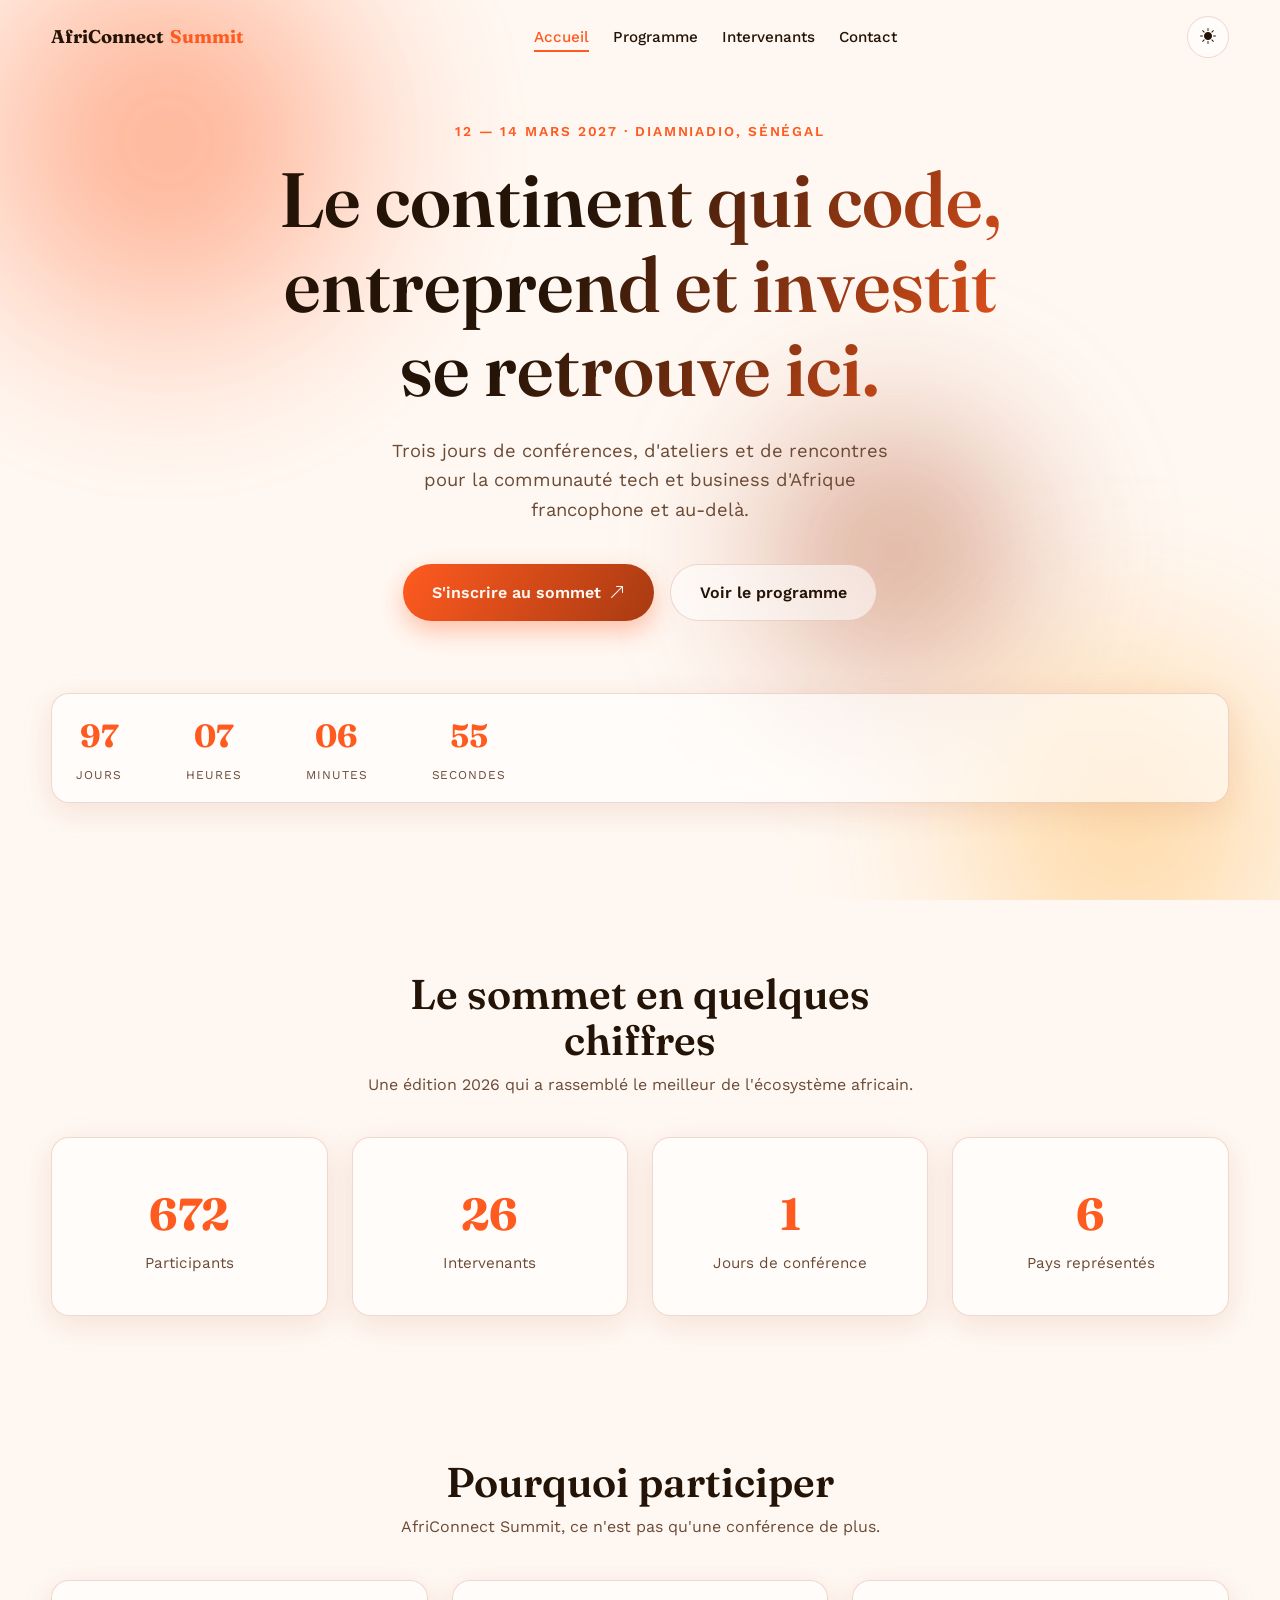
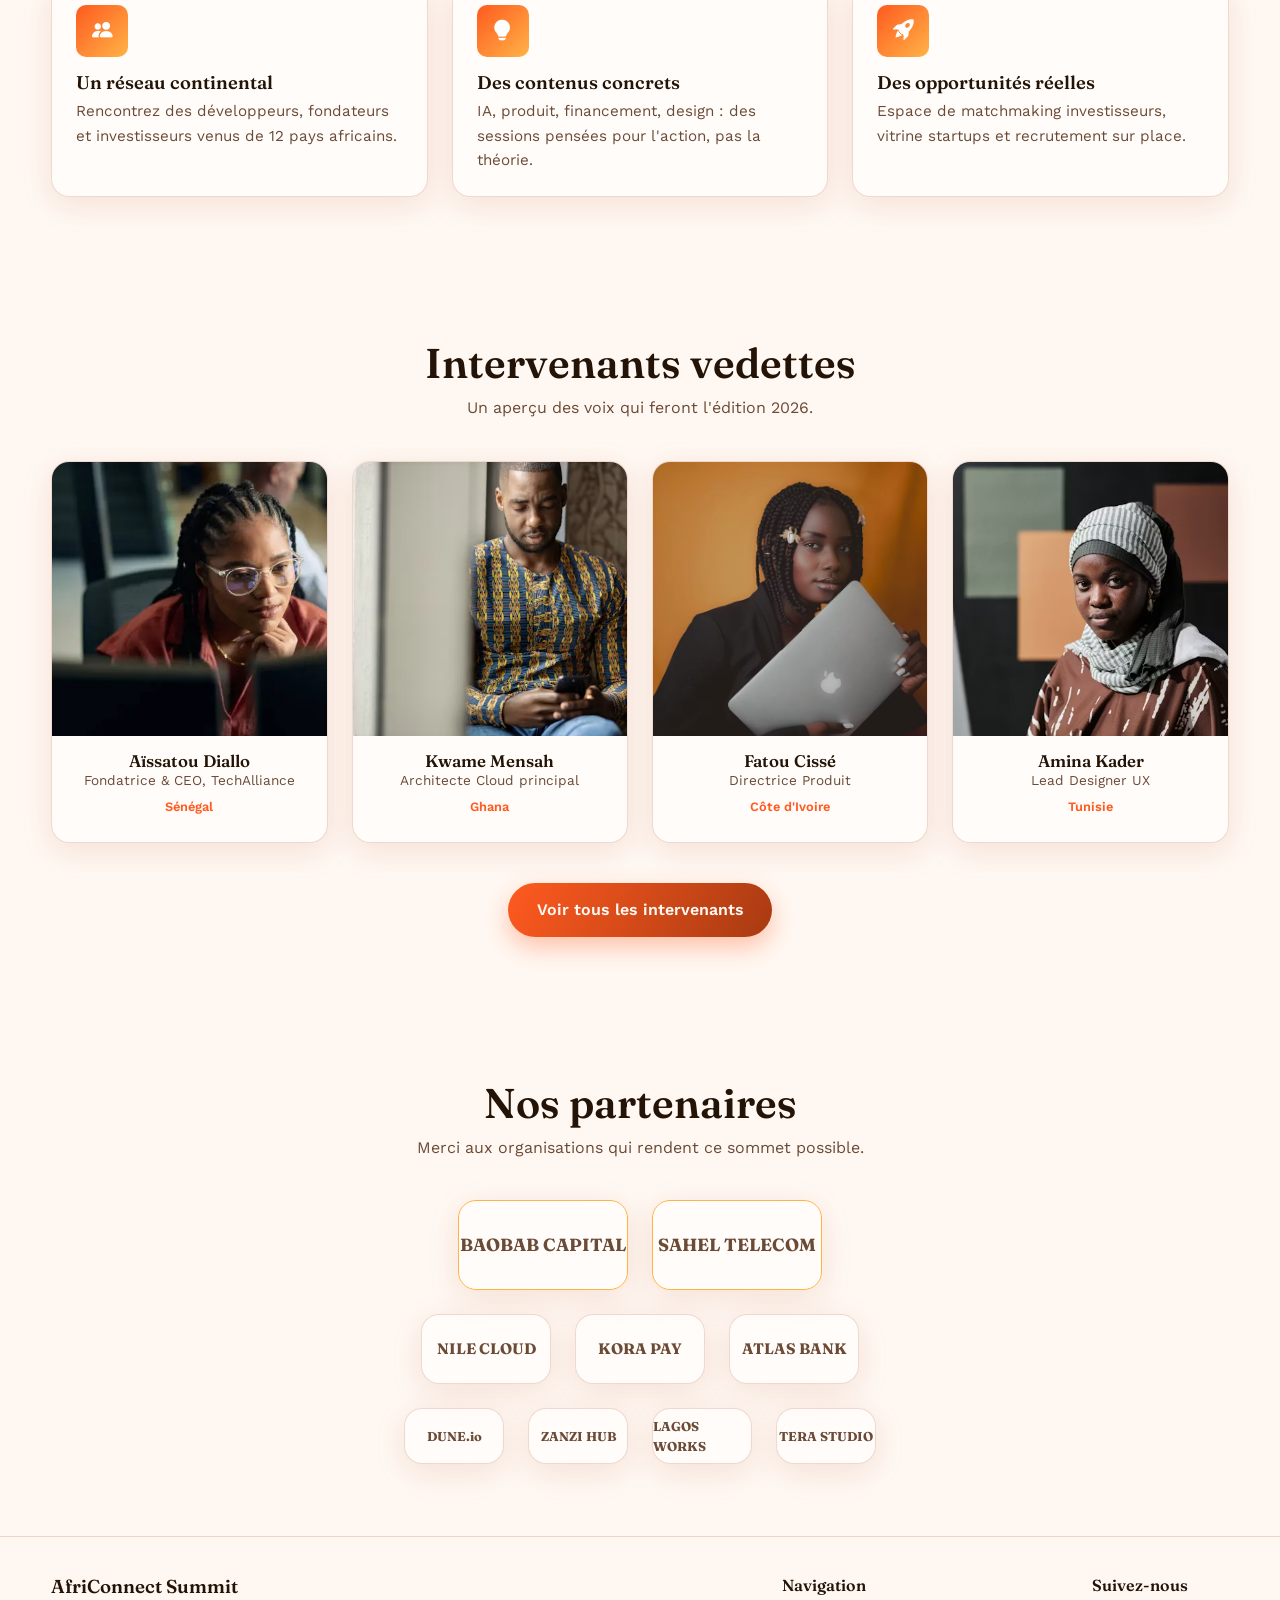
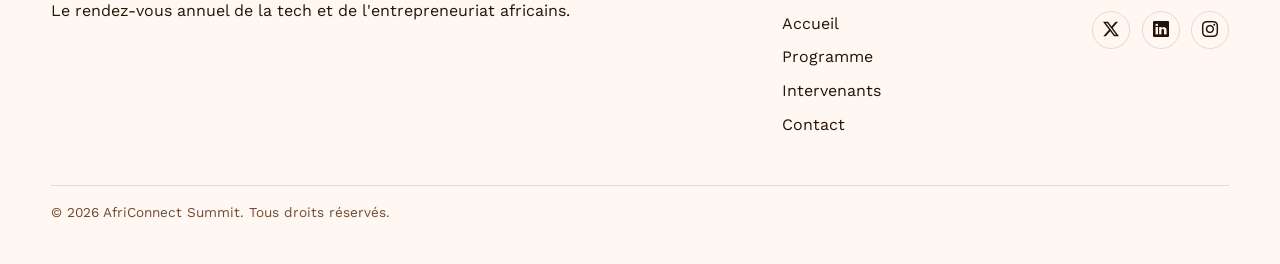
<file: index.html>
<!doctype html>
<html lang="fr">
  <head>
    <meta charset="UTF-8" />
    <meta name="viewport" content="width=device-width, initial-scale=1.0" />
    <title>AfriConnect Summit 2026 — Le sommet tech panafricain</title>
    <meta
      name="description"
      content="AfriConnect Summit réunit chaque année développeurs, entrepreneurs et investisseurs venus de tout le continent africain."
    />

    <!-- Polices Google Fonts : une display expressive, une texte lisible -->
    <link rel="preconnect" href="https://fonts.googleapis.com" />
    <link rel="preconnect" href="https://fonts.gstatic.com" crossorigin />
    <link
      href="https://fonts.googleapis.com/css2?family=Fraunces:opsz,wght@9..144,400;9..144,500;9..144,600;9..144,700&family=Work+Sans:wght@400;500;600&display=swap"
      rel="stylesheet"
    />

    <!-- Bootstrap Icons -->
    <link
      rel="stylesheet"
      href="https://cdn.jsdelivr.net/npm/bootstrap-icons@1.11.3/font/bootstrap-icons.css"
    />

    <link rel="stylesheet" href="css/style.css" />
  </head>
  <body>
    <!-- Fond animé « verre liquide », élément signature du site -->
    <div class="nappe-liquide" aria-hidden="true"><span></span></div>

    <!-- ============================ NAVIGATION ============================ -->
    <header>
      <nav class="barre-nav">
        <div class="conteneur">
          <a href="index.html" class="logo-nav"
            >AfriConnect<span class="accent">Summit</span></a
          >

          <ul class="liens-nav">
            <li><a href="index.html" class="actif">Accueil</a></li>
            <li><a href="programme.html">Programme</a></li>
            <li><a href="intervenants.html">Intervenants</a></li>
            <li><a href="contact.html">Contact</a></li>
          </ul>

          <div class="outils-nav">
            <button
              type="button"
              class="bascule-theme"
              aria-label="Changer de thème clair ou sombre"
            >
              <i class="bi bi-sun-fill icone-soleil" aria-hidden="true"></i>
              <i
                class="bi bi-moon-stars-fill icone-lune"
                aria-hidden="true"
              ></i>
            </button>
            <button
              type="button"
              class="bouton-hamburger"
              aria-label="Ouvrir le menu de navigation"
            >
              <span></span><span></span><span></span>
            </button>
          </div>
        </div>
      </nav>
    </header>

    <main>
      <!-- ============================== HÉROS ============================== -->
      <section class="heros">
        <div class="conteneur">
          <p class="eyebrow">12 — 14 mars 2027 · Diamniadio, Sénégal</p>
          <h1 class="titre-heros">
            Le continent qui code, entreprend et investit se retrouve ici.
          </h1>
          <p class="sous-titre-heros">
            Trois jours de conférences, d'ateliers et de rencontres pour la
            communauté tech et business d'Afrique francophone et au-delà.
          </p>

          <div class="cta-heros">
            <a href="contact.html" class="bouton bouton-plein"
              >S'inscrire au sommet <i class="bi bi-arrow-up-right"></i
            ></a>
            <a href="programme.html" class="bouton bouton-fantome"
              >Voir le programme</a
            >
          </div>

          <div
            class="compte-rebours verre"
            data-compte-rebours
            role="timer"
            aria-label="Compte à rebours avant le sommet"
          >
            <div class="unite-temps">
              <strong data-jours>00</strong>
              <span>Jours</span>
            </div>
            <div class="unite-temps">
              <strong data-heures>00</strong>
              <span>Heures</span>
            </div>
            <div class="unite-temps">
              <strong data-minutes>00</strong>
              <span>Minutes</span>
            </div>
            <div class="unite-temps">
              <strong data-secondes>00</strong>
              <span>Secondes</span>
            </div>
          </div>
        </div>
      </section>

      <!-- ========================= CHIFFRES CLÉS ========================= -->
      <section aria-labelledby="titre-chiffres">
        <div class="conteneur">
          <div class="entete-section reveler">
            <h2 id="titre-chiffres">Le sommet en quelques chiffres</h2>
            <p>
              Une édition 2026 qui a rassemblé le meilleur de l'écosystème
              africain.
            </p>
          </div>

          <div class="grille-stats">
            <article class="carte-stat verre reveler">
              <strong data-compteur="1200" data-suffixe="+">0</strong>
              <span>Participants</span>
            </article>
            <article class="carte-stat verre reveler">
              <strong data-compteur="48">0</strong>
              <span>Intervenants</span>
            </article>
            <article class="carte-stat verre reveler">
              <strong data-compteur="3">0</strong>
              <span>Jours de conférence</span>
            </article>
            <article class="carte-stat verre reveler">
              <strong data-compteur="12">0</strong>
              <span>Pays représentés</span>
            </article>
          </div>
        </div>
      </section>

      <!-- ====================== POURQUOI PARTICIPER ====================== -->
      <section aria-labelledby="titre-pourquoi">
        <div class="conteneur">
          <div class="entete-section reveler">
            <h2 id="titre-pourquoi">Pourquoi participer</h2>
            <p>AfriConnect Summit, ce n'est pas qu'une conférence de plus.</p>
          </div>

          <div class="rangee-arguments">
            <article class="carte-argument verre reveler">
              <div class="icone-argument">
                <i class="bi bi-people-fill" aria-hidden="true"></i>
              </div>
              <h3>Un réseau continental</h3>
              <p>
                Rencontrez des développeurs, fondateurs et investisseurs venus
                de 12 pays africains.
              </p>
            </article>
            <article class="carte-argument verre reveler">
              <div class="icone-argument">
                <i class="bi bi-lightbulb-fill" aria-hidden="true"></i>
              </div>
              <h3>Des contenus concrets</h3>
              <p>
                IA, produit, financement, design : des sessions pensées pour
                l'action, pas la théorie.
              </p>
            </article>
            <article class="carte-argument verre reveler">
              <div class="icone-argument">
                <i class="bi bi-rocket-takeoff-fill" aria-hidden="true"></i>
              </div>
              <h3>Des opportunités réelles</h3>
              <p>
                Espace de matchmaking investisseurs, vitrine startups et
                recrutement sur place.
              </p>
            </article>
          </div>
        </div>
      </section>

      <!-- ====================== INTERVENANTS VEDETTES ====================== -->
      <section aria-labelledby="titre-vedettes">
        <div class="conteneur">
          <div class="entete-section reveler">
            <h2 id="titre-vedettes">Intervenants vedettes</h2>
            <p>Un aperçu des voix qui feront l'édition 2026.</p>
          </div>

          <div class="grille-intervenants">
            <article class="carte-intervenant verre reveler">
              <img
                src="images/aissatou-diallo.jpg"
                alt="Portrait d'Aïssatou Diallo, fondatrice et CEO de TechAlliance"
                class="avatar-intervenant"
              />
              <h3>Aïssatou Diallo</h3>
              <p class="fonction">Fondatrice &amp; CEO, TechAlliance</p>
              <p class="pays">Sénégal</p>
            </article>
            <article class="carte-intervenant verre reveler">
              <img
                src="images/kwame-mensah.jpg"
                alt="Portrait de Kwame Mensah, Architecte Cloud principal"
                class="avatar-intervenant"
              />
              <h3>Kwame Mensah</h3>
              <p class="fonction">Architecte Cloud principal</p>
              <p class="pays">Ghana</p>
            </article>
            <article class="carte-intervenant verre reveler">
              <img
                src="images/fatou-cisse.jpg"
                alt="Portrait de Fatou Cissé, Directrice Produit"
                class="avatar-intervenant"
              />
              <h3>Fatou Cissé</h3>
              <p class="fonction">Directrice Produit</p>
              <p class="pays">Côte d'Ivoire</p>
            </article>
            <article class="carte-intervenant verre reveler">
              <img
                src="images/amina-kader.jpg"
                alt="Portrait d'Amina Kader, Lead Designer UX"
                class="avatar-intervenant"
              />
              <h3>Amina Kader</h3>
              <p class="fonction">Lead Designer UX</p>
              <p class="pays">Tunisie</p>
            </article>
          </div>

          <div class="centrer-bouton">
            <a href="intervenants.html" class="bouton bouton-plein"
              >Voir tous les intervenants</a
            >
          </div>
        </div>
      </section>

      <!-- ============================ SPONSORS ============================ -->
      <section aria-labelledby="titre-sponsors">
        <div class="conteneur">
          <div class="entete-section reveler">
            <h2 id="titre-sponsors">Nos partenaires</h2>
            <p>Merci aux organisations qui rendent ce sommet possible.</p>
          </div>

          <div class="rangees-sponsors reveler">
            <div class="niveau-sponsor niveau-or">
              <div class="puce-sponsor verre">BAOBAB CAPITAL</div>
              <div class="puce-sponsor verre">SAHEL TELECOM</div>
            </div>
            <div class="niveau-sponsor niveau-argent">
              <div class="puce-sponsor verre">NILE CLOUD</div>
              <div class="puce-sponsor verre">KORA PAY</div>
              <div class="puce-sponsor verre">ATLAS BANK</div>
            </div>
            <div class="niveau-sponsor niveau-bronze">
              <div class="puce-sponsor verre">DUNE.io</div>
              <div class="puce-sponsor verre">ZANZI HUB</div>
              <div class="puce-sponsor verre">LAGOS WORKS</div>
              <div class="puce-sponsor verre">TERA STUDIO</div>
            </div>
          </div>
        </div>
      </section>
    </main>

    <!-- ============================ PIED DE PAGE ============================ -->
    <footer class="pied-page">
      <div class="conteneur">
        <div class="grille-pied">
          <div class="colonne-pied">
            <h3>AfriConnect Summit</h3>
            <p>
              Le rendez-vous annuel de la tech et de l'entrepreneuriat
              africains.
            </p>
          </div>
          <div class="colonne-pied">
            <h4>Navigation</h4>
            <ul>
              <li><a href="index.html">Accueil</a></li>
              <li><a href="programme.html">Programme</a></li>
              <li><a href="intervenants.html">Intervenants</a></li>
              <li><a href="contact.html">Contact</a></li>
            </ul>
          </div>
          <div class="colonne-pied">
            <h4>Suivez-nous</h4>
            <div class="reseaux-sociaux">
              <a href="#" aria-label="AfriConnect Summit sur X"
                ><i class="bi bi-twitter-x"></i
              ></a>
              <a href="#" aria-label="AfriConnect Summit sur LinkedIn"
                ><i class="bi bi-linkedin"></i
              ></a>
              <a href="#" aria-label="AfriConnect Summit sur Instagram"
                ><i class="bi bi-instagram"></i
              ></a>
            </div>
          </div>
        </div>

        <div class="bas-pied">
          <p>
            &copy; <span data-annee></span> AfriConnect Summit. Tous droits
            réservés.
          </p>
        </div>
      </div>
    </footer>

    <button
      type="button"
      class="bouton-haut"
      aria-label="Retour en haut de la page"
    >
      <i class="bi bi-arrow-up" aria-hidden="true"></i>
    </button>

    <script src="js/main.js"></script>
  </body>
</html>
</file>
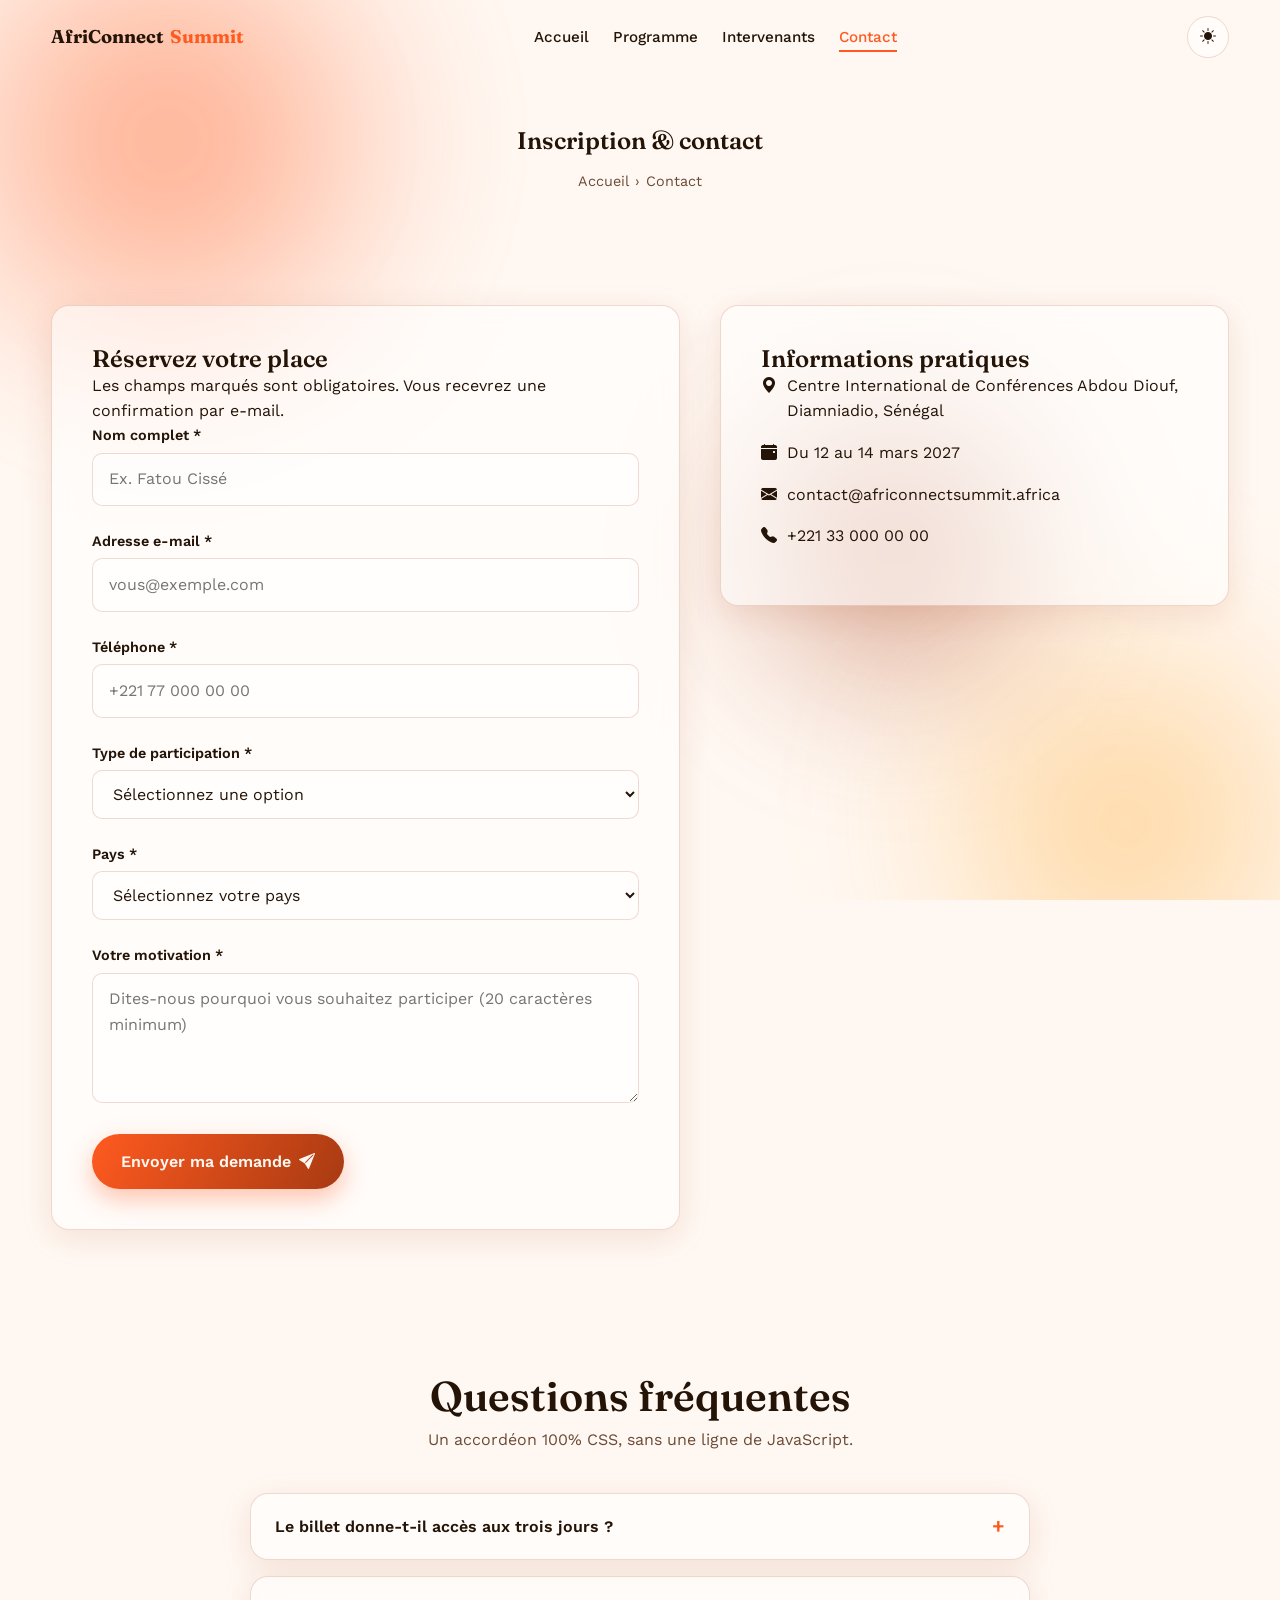
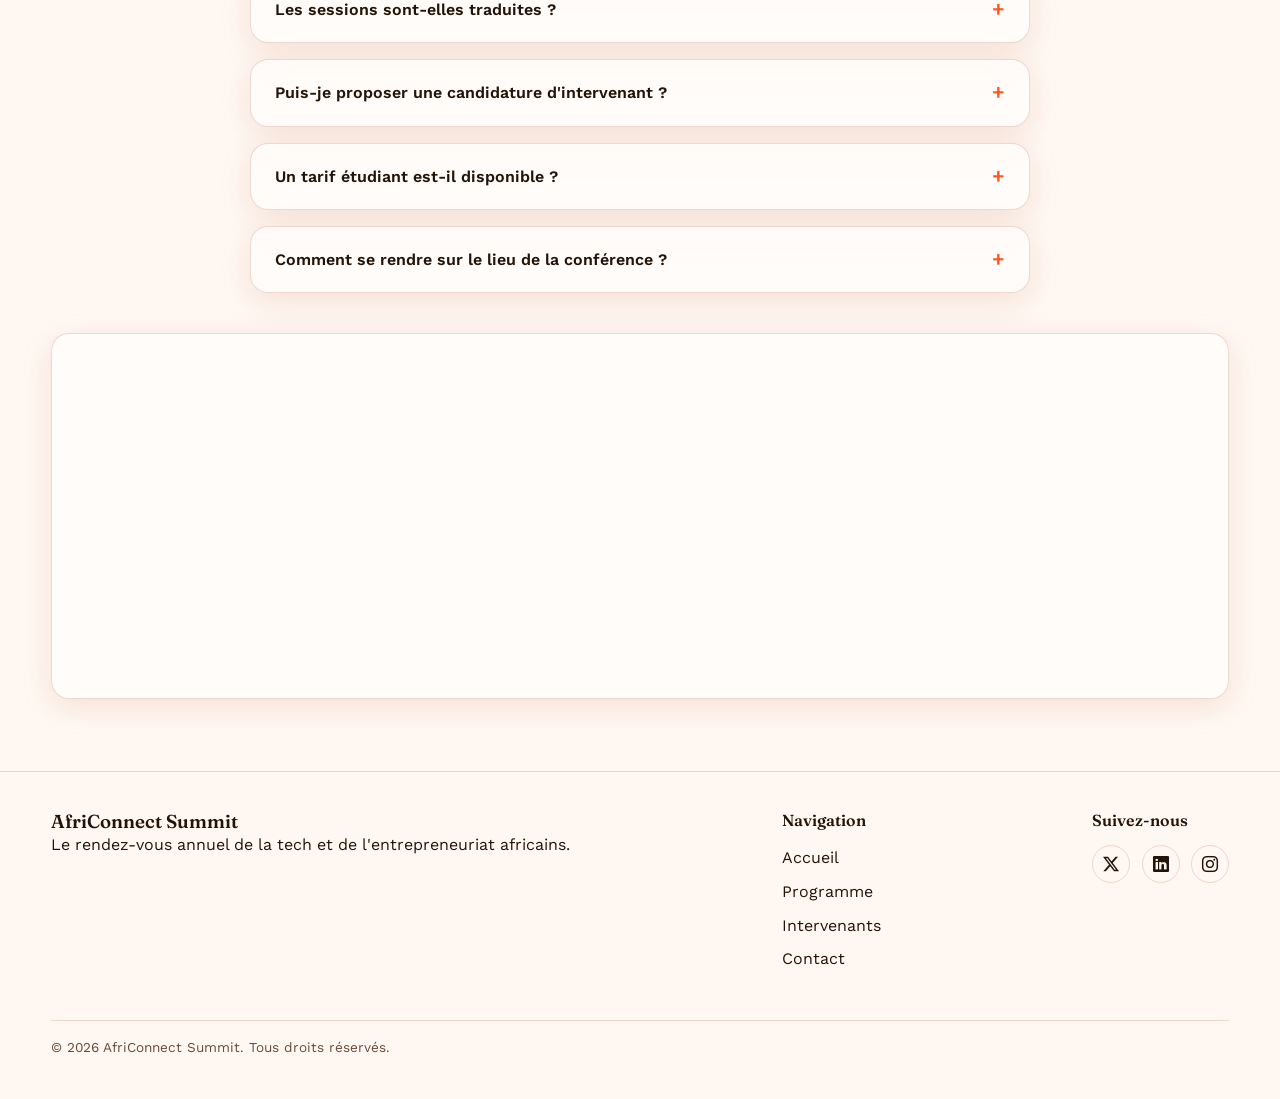
<file: contact.html>
<!doctype html>
<html lang="fr">
  <head>
    <meta charset="UTF-8" />
    <meta name="viewport" content="width=device-width, initial-scale=1.0" />
    <title>Inscription &amp; Contact — AfriConnect Summit 2026</title>
    <meta
      name="description"
      content="Inscrivez-vous à AfriConnect Summit ou contactez l'équipe organisatrice."
    />

    <link rel="preconnect" href="https://fonts.googleapis.com" />
    <link rel="preconnect" href="https://fonts.gstatic.com" crossorigin />
    <link
      href="https://fonts.googleapis.com/css2?family=Fraunces:opsz,wght@9..144,400;9..144,500;9..144,600;9..144,700&family=Work+Sans:wght@400;500;600&display=swap"
      rel="stylesheet"
    />
    <link
      rel="stylesheet"
      href="https://cdn.jsdelivr.net/npm/bootstrap-icons@1.11.3/font/bootstrap-icons.css"
    />
    <link rel="stylesheet" href="css/style.css" />
  </head>
  <body>
    <div class="nappe-liquide" aria-hidden="true"><span></span></div>

    <header>
      <nav class="barre-nav">
        <div class="conteneur">
          <a href="index.html" class="logo-nav"
            >AfriConnect<span class="accent">Summit</span></a
          >
          <ul class="liens-nav">
            <li><a href="index.html">Accueil</a></li>
            <li><a href="programme.html">Programme</a></li>
            <li><a href="intervenants.html">Intervenants</a></li>
            <li><a href="contact.html" class="actif">Contact</a></li>
          </ul>
          <div class="outils-nav">
            <button
              type="button"
              class="bascule-theme"
              aria-label="Changer de thème clair ou sombre"
            >
              <i class="bi bi-sun-fill icone-soleil" aria-hidden="true"></i>
              <i
                class="bi bi-moon-stars-fill icone-lune"
                aria-hidden="true"
              ></i>
            </button>
            <button
              type="button"
              class="bouton-hamburger"
              aria-label="Ouvrir le menu de navigation"
            >
              <span></span><span></span><span></span>
            </button>
          </div>
        </div>
      </nav>
    </header>

    <main>
      <section class="heros-interne">
        <div class="conteneur">
          <h1>Inscription &amp; contact</h1>
          <p class="fil-ariane">
            <a href="index.html">Accueil</a
            ><span class="separateur">&rsaquo;</span>Contact
          </p>
        </div>
      </section>

      <!-- ============================ FORMULAIRE ============================ -->
      <section aria-labelledby="titre-inscription">
        <div class="conteneur">
          <div class="disposition-contact">
            <div class="colonne-formulaire verre reveler glisser-gauche">
              <h2 id="titre-inscription">Réservez votre place</h2>
              <p>
                Les champs marqués sont obligatoires. Vous recevrez une
                confirmation par e-mail.
              </p>

              <form id="formulaire-inscription" novalidate>
                <div class="groupe-champ">
                  <label for="nom">Nom complet *</label>
                  <input
                    type="text"
                    id="nom"
                    name="nom"
                    placeholder="Ex. Fatou Cissé"
                    required
                  />
                  <p class="message-erreur">
                    Merci d'indiquer votre nom complet (3 caractères minimum).
                  </p>
                </div>

                <div class="groupe-champ">
                  <label for="email">Adresse e-mail *</label>
                  <input
                    type="email"
                    id="email"
                    name="email"
                    placeholder="vous@exemple.com"
                    required
                  />
                  <p class="message-erreur">Adresse e-mail invalide.</p>
                </div>

                <div class="groupe-champ">
                  <label for="telephone">Téléphone *</label>
                  <input
                    type="tel"
                    id="telephone"
                    name="telephone"
                    placeholder="+221 77 000 00 00"
                    required
                  />
                  <p class="message-erreur">
                    Le numéro doit contenir au moins 8 chiffres.
                  </p>
                </div>

                <div class="groupe-champ">
                  <label for="participation">Type de participation *</label>
                  <select id="participation" name="participation" required>
                    <option value="">Sélectionnez une option</option>
                    <option value="visiteur">Visiteur</option>
                    <option value="intervenant">Intervenant</option>
                    <option value="exposant">Exposant / Startup</option>
                    <option value="presse">Presse</option>
                  </select>
                  <p class="message-erreur">
                    Merci de choisir un type de participation.
                  </p>
                </div>

                <div class="groupe-champ">
                  <label for="pays">Pays *</label>
                  <select id="pays" name="pays" required>
                    <option value="">Sélectionnez votre pays</option>
                    <option value="senegal">Sénégal</option>
                    <option value="cote-ivoire">Côte d'Ivoire</option>
                    <option value="ghana">Ghana</option>
                    <option value="nigeria">Nigeria</option>
                    <option value="maroc">Maroc</option>
                    <option value="tunisie">Tunisie</option>
                    <option value="afrique-sud">Afrique du Sud</option>
                    <option value="rwanda">Rwanda</option>
                    <option value="gabon">Gabon</option>
                    <option value="cameroun">Cameroun</option>
                    <option value="kenya">Kenya</option>
                    <option value="benin">Bénin</option>
                  </select>
                  <p class="message-erreur">
                    Merci de sélectionner votre pays.
                  </p>
                </div>

                <div class="groupe-champ">
                  <label for="message">Votre motivation *</label>
                  <textarea
                    id="message"
                    name="message"
                    rows="4"
                    placeholder="Dites-nous pourquoi vous souhaitez participer (20 caractères minimum)"
                  ></textarea>
                  <p class="message-erreur">
                    Votre message doit contenir au moins 20 caractères.
                  </p>
                </div>

                <button type="submit" class="bouton bouton-plein">
                  Envoyer ma demande <i class="bi bi-send-fill"></i>
                </button>

                <p id="message-succes" class="message-succes">
                  <i class="bi bi-check-circle-fill"></i> Votre inscription a
                  bien été envoyée. À très vite à Diamniadio !
                </p>
              </form>
            </div>

            <aside class="colonne-infos verre reveler">
              <h2>Informations pratiques</h2>
              <ul class="liste-infos">
                <li>
                  <i class="bi bi-geo-alt-fill" aria-hidden="true"></i> Centre
                  International de Conférences Abdou Diouf, Diamniadio, Sénégal
                </li>
                <li>
                  <i class="bi bi-calendar-event-fill" aria-hidden="true"></i>
                  Du 12 au 14 mars 2027
                </li>
                <li>
                  <i class="bi bi-envelope-fill" aria-hidden="true"></i>
                  contact@africonnectsummit.africa
                </li>
                <li>
                  <i class="bi bi-telephone-fill" aria-hidden="true"></i> +221
                  33 000 00 00
                </li>
              </ul>
            </aside>
          </div>
        </div>
      </section>

      <!-- ============================ FAQ ============================ -->
      <section aria-labelledby="titre-faq">
        <div class="conteneur">
          <div class="entete-section reveler">
            <h2 id="titre-faq">Questions fréquentes</h2>
            <p>Un accordéon 100% CSS, sans une ligne de JavaScript.</p>
          </div>

          <div class="accordeon-faq reveler">
            <div class="item-faq verre">
              <input type="checkbox" id="faq-1" />
              <label class="entete-faq" for="faq-1"
                >Le billet donne-t-il accès aux trois jours ?</label
              >
              <div class="corps-faq">
                <p>
                  Oui, un billet unique donne accès à l'intégralité du programme
                  sur les trois jours, ateliers inclus.
                </p>
              </div>
            </div>

            <div class="item-faq verre">
              <input type="checkbox" id="faq-2" />
              <label class="entete-faq" for="faq-2"
                >Les sessions sont-elles traduites ?</label
              >
              <div class="corps-faq">
                <p>
                  La majorité des sessions se déroulent en français, avec
                  traduction simultanée en anglais pour les tables rondes
                  principales.
                </p>
              </div>
            </div>

            <div class="item-faq verre">
              <input type="checkbox" id="faq-3" />
              <label class="entete-faq" for="faq-3"
                >Puis-je proposer une candidature d'intervenant ?</label
              >
              <div class="corps-faq">
                <p>
                  Oui, sélectionnez « Intervenant » dans le formulaire
                  d'inscription et détaillez votre proposition dans le champ
                  motivation.
                </p>
              </div>
            </div>

            <div class="item-faq verre">
              <input type="checkbox" id="faq-4" />
              <label class="entete-faq" for="faq-4"
                >Un tarif étudiant est-il disponible ?</label
              >
              <div class="corps-faq">
                <p>
                  Un tarif réduit est proposé aux étudiants sur présentation
                  d'une carte valide à l'accueil du sommet.
                </p>
              </div>
            </div>

            <div class="item-faq verre">
              <input type="checkbox" id="faq-5" />
              <label class="entete-faq" for="faq-5"
                >Comment se rendre sur le lieu de la conférence ?</label
              >
              <div class="corps-faq">
                <p>
                  Le centre est à 15 minutes de l'aéroport international Blaise
                  Diagne. Une navette gratuite est prévue depuis Dakar.
                </p>
              </div>
            </div>
          </div>

          <!-- ============================ CARTE ============================ -->
          <div class="carte-maps verre reveler">
            <iframe
              src="https://www.google.com/maps?q=Diamniadio,Senegal&output=embed"
              loading="lazy"
              referrerpolicy="no-referrer-when-downgrade"
              title="Localisation du Centre International de Conférences Abdou Diouf, Diamniadio"
            >
            </iframe>
          </div>
        </div>
      </section>
    </main>

    <footer class="pied-page">
      <div class="conteneur">
        <div class="grille-pied">
          <div class="colonne-pied">
            <h3>AfriConnect Summit</h3>
            <p>
              Le rendez-vous annuel de la tech et de l'entrepreneuriat
              africains.
            </p>
          </div>
          <div class="colonne-pied">
            <h4>Navigation</h4>
            <ul>
              <li><a href="index.html">Accueil</a></li>
              <li><a href="programme.html">Programme</a></li>
              <li><a href="intervenants.html">Intervenants</a></li>
              <li><a href="contact.html">Contact</a></li>
            </ul>
          </div>
          <div class="colonne-pied">
            <h4>Suivez-nous</h4>
            <div class="reseaux-sociaux">
              <a href="#" aria-label="AfriConnect Summit sur X"
                ><i class="bi bi-twitter-x"></i
              ></a>
              <a href="#" aria-label="AfriConnect Summit sur LinkedIn"
                ><i class="bi bi-linkedin"></i
              ></a>
              <a href="#" aria-label="AfriConnect Summit sur Instagram"
                ><i class="bi bi-instagram"></i
              ></a>
            </div>
          </div>
        </div>
        <div class="bas-pied">
          <p>
            &copy; <span data-annee></span> AfriConnect Summit. Tous droits
            réservés.
          </p>
        </div>
      </div>
    </footer>

    <button
      type="button"
      class="bouton-haut"
      aria-label="Retour en haut de la page"
    >
      <i class="bi bi-arrow-up" aria-hidden="true"></i>
    </button>

    <script src="js/main.js"></script>
  </body>
</html>
</file>
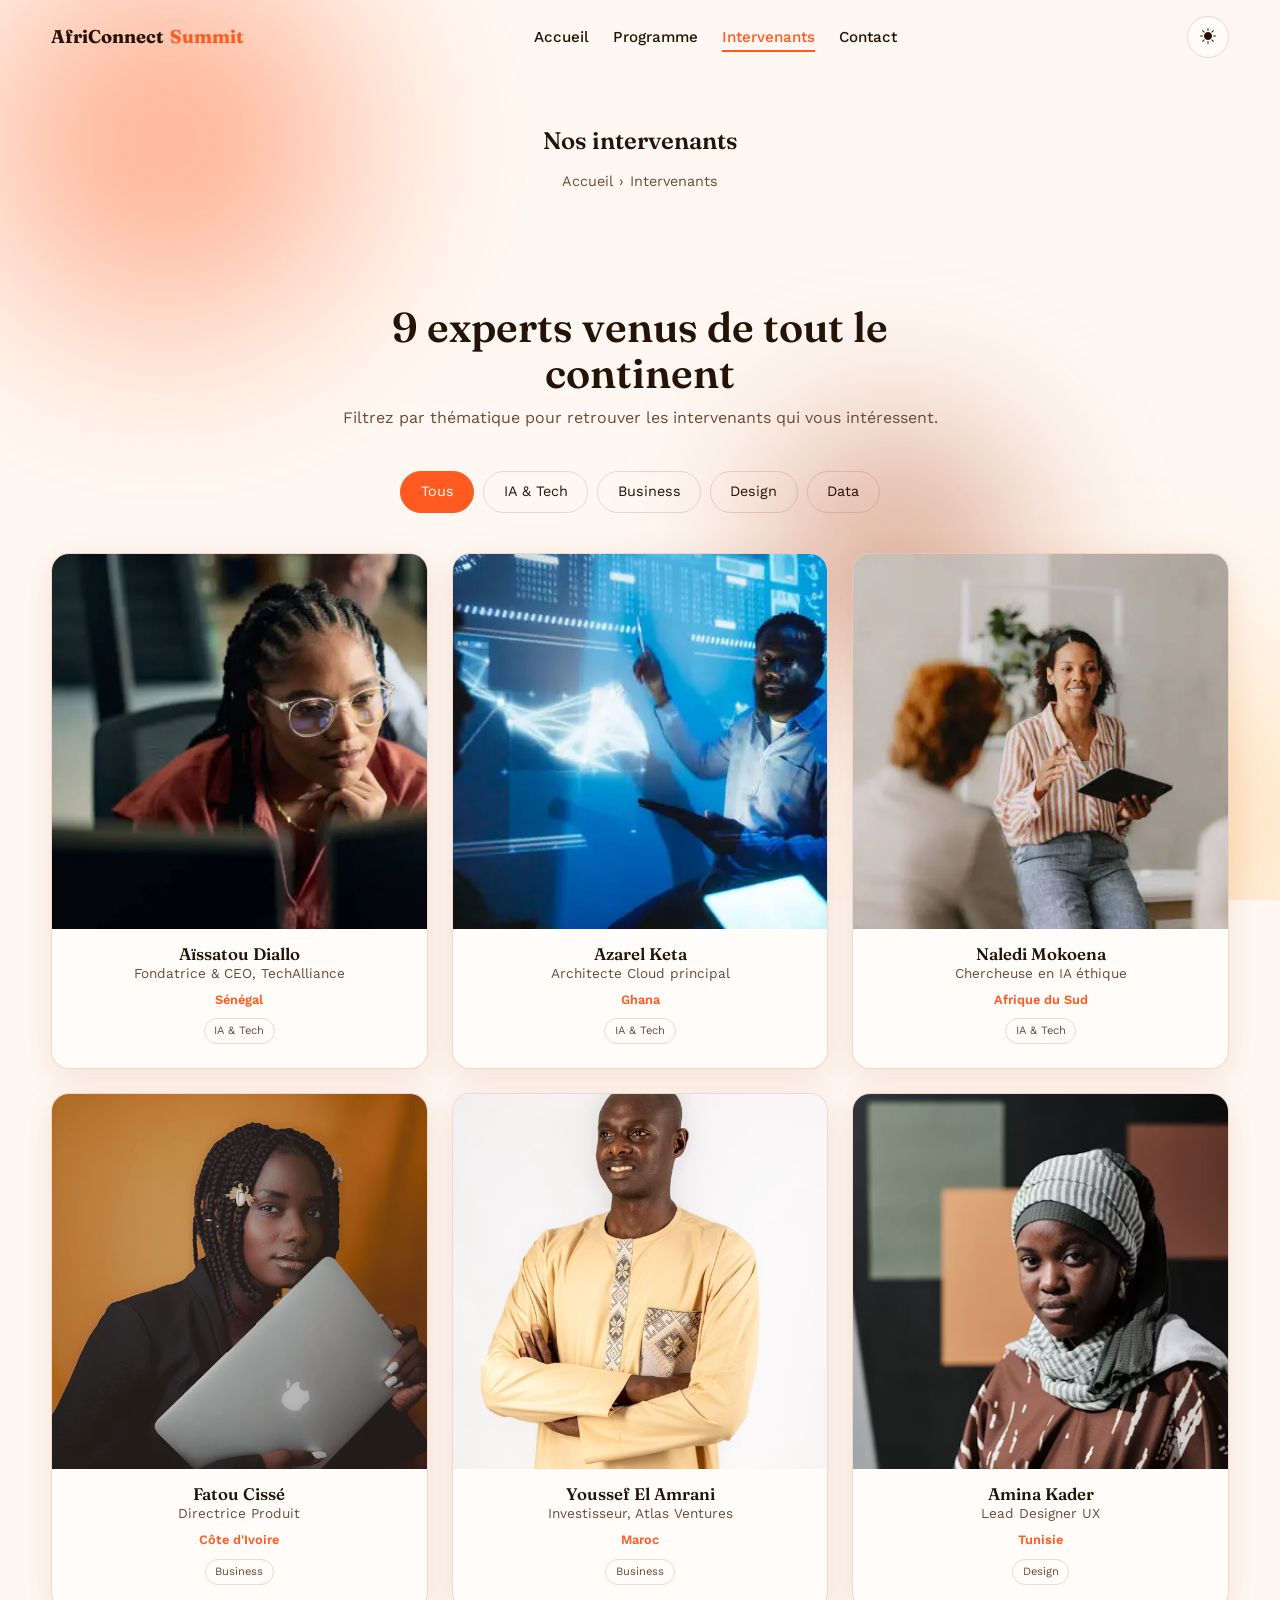
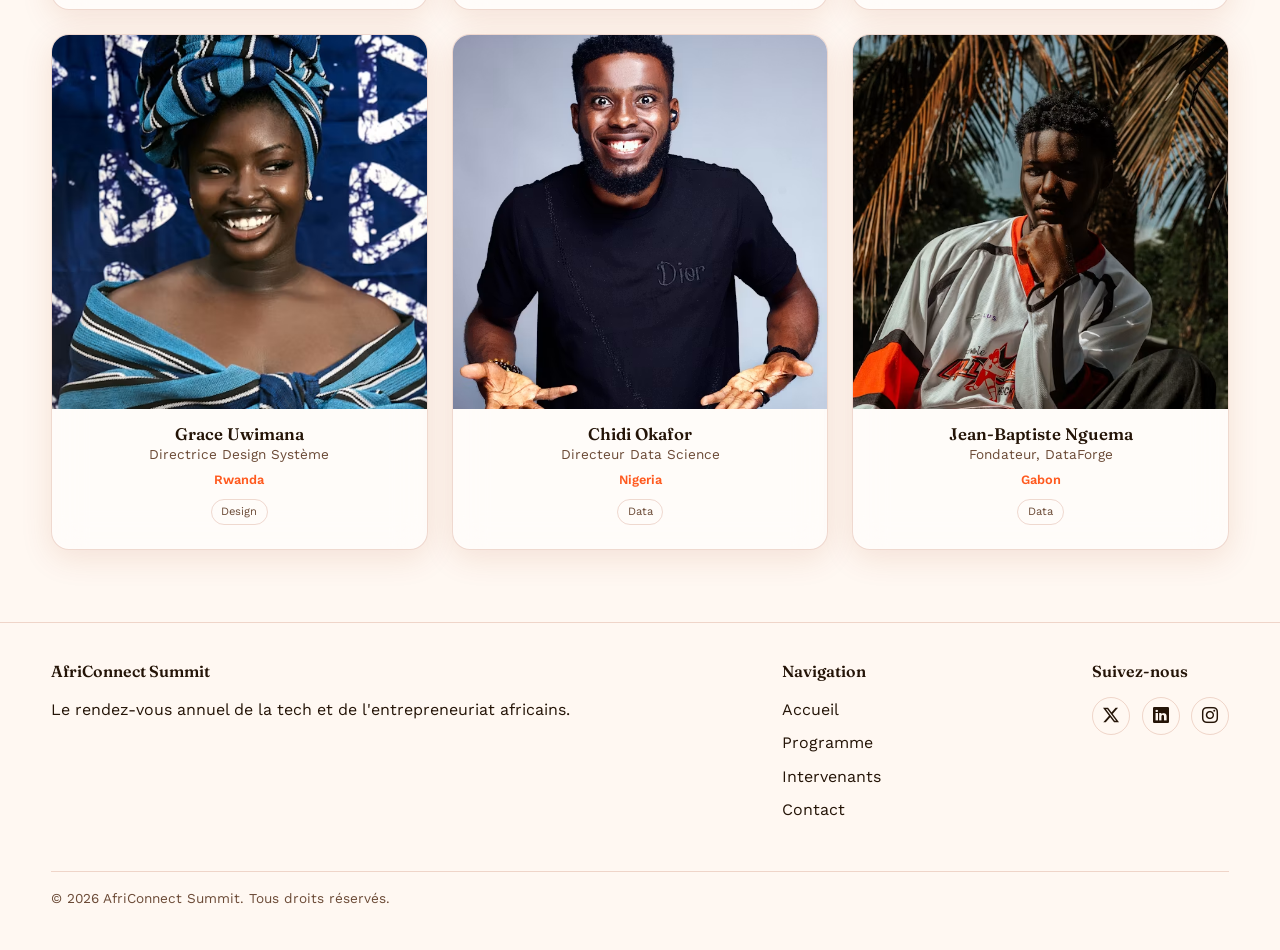
<file: intervenants.html>
<!doctype html>
<html lang="fr">
  <head>
    <meta charset="UTF-8" />
    <meta name="viewport" content="width=device-width, initial-scale=1.0" />
    <title>Intervenants — AfriConnect Summit 2026</title>
    <meta
      name="description"
      content="Découvrez les 9 intervenants d'AfriConnect Summit et filtrez-les par thématique."
    />

    <link rel="preconnect" href="https://fonts.googleapis.com" />
    <link rel="preconnect" href="https://fonts.gstatic.com" crossorigin />
    <link
      href="https://fonts.googleapis.com/css2?family=Fraunces:opsz,wght@9..144,400;9..144,500;9..144,600;9..144,700&family=Work+Sans:wght@400;500;600&display=swap"
      rel="stylesheet"
    />
    <link
      rel="stylesheet"
      href="https://cdn.jsdelivr.net/npm/bootstrap-icons@1.11.3/font/bootstrap-icons.css"
    />
    <link rel="stylesheet" href="css/style.css" />
  </head>
  <body>
    <div class="nappe-liquide" aria-hidden="true"><span></span></div>

    <header>
      <nav class="barre-nav">
        <div class="conteneur">
          <a href="index.html" class="logo-nav"
            >AfriConnect<span class="accent">Summit</span></a
          >
          <ul class="liens-nav">
            <li><a href="index.html">Accueil</a></li>
            <li><a href="programme.html">Programme</a></li>
            <li><a href="intervenants.html" class="actif">Intervenants</a></li>
            <li><a href="contact.html">Contact</a></li>
          </ul>
          <div class="outils-nav">
            <button
              type="button"
              class="bascule-theme"
              aria-label="Changer de thème clair ou sombre"
            >
              <i class="bi bi-sun-fill icone-soleil" aria-hidden="true"></i>
              <i
                class="bi bi-moon-stars-fill icone-lune"
                aria-hidden="true"
              ></i>
            </button>
            <button
              type="button"
              class="bouton-hamburger"
              aria-label="Ouvrir le menu de navigation"
            >
              <span></span><span></span><span></span>
            </button>
          </div>
        </div>
      </nav>
    </header>

    <main>
      <section class="heros-interne">
        <div class="conteneur">
          <h1>Nos intervenants</h1>
          <p class="fil-ariane">
            <a href="index.html">Accueil</a
            ><span class="separateur">&rsaquo;</span>Intervenants
          </p>
        </div>
      </section>

      <section aria-labelledby="titre-liste-intervenants">
        <div class="conteneur">
          <div class="entete-section reveler">
            <h2 id="titre-liste-intervenants">
              9 experts venus de tout le continent
            </h2>
            <p>
              Filtrez par thématique pour retrouver les intervenants qui vous
              intéressent.
            </p>
          </div>

          <div class="filtres-intervenants">
            <button type="button" class="filtre actif" data-filtre="tous">
              Tous
            </button>
            <button type="button" class="filtre" data-filtre="ia">
              IA &amp; Tech
            </button>
            <button type="button" class="filtre" data-filtre="business">
              Business
            </button>
            <button type="button" class="filtre" data-filtre="design">
              Design
            </button>
            <button type="button" class="filtre" data-filtre="data">
              Data
            </button>
          </div>

          <div class="grille-intervenants neuf">
            <article
              class="carte-intervenant verre reveler"
              data-thematique="ia"
            >
              <img
                src="images/aissatou-diallo.jpg"
                alt="Portrait d'Aïssatou Diallo, fondatrice et CEO de TechAlliance"
                class="avatar-intervenant"
              />
              <h3>Aïssatou Diallo</h3>
              <p class="fonction">Fondatrice &amp; CEO, TechAlliance</p>
              <p class="pays">Sénégal</p>
              <span class="tag-theme">IA &amp; Tech</span>
            </article>

            <article
              class="carte-intervenant verre reveler"
              data-thematique="ia"
            >
              <img
                src="images/azarel-keta.jpg"
                alt="Portrait d'Azarel Keta, Architecte Cloud principal"
                class="avatar-intervenant"
              />
              <h3>Azarel Keta</h3>
              <p class="fonction">Architecte Cloud principal</p>
              <p class="pays">Ghana</p>
              <span class="tag-theme">IA &amp; Tech</span>
            </article>

            <article
              class="carte-intervenant verre reveler"
              data-thematique="ia"
            >
              <img
                src="images/naledi-mokoena.jpg"
                alt="Portrait de Naledi Mokoena, Chercheuse en IA éthique"
                class="avatar-intervenant"
              />
              <h3>Naledi Mokoena</h3>
              <p class="fonction">Chercheuse en IA éthique</p>
              <p class="pays">Afrique du Sud</p>
              <span class="tag-theme">IA &amp; Tech</span>
            </article>

            <article
              class="carte-intervenant verre reveler"
              data-thematique="business"
            >
              <img
                src="images/fatou-cisse.jpg"
                alt="Portrait de Fatou Cissé, Directrice Produit"
                class="avatar-intervenant"
              />
              <h3>Fatou Cissé</h3>
              <p class="fonction">Directrice Produit</p>
              <p class="pays">Côte d'Ivoire</p>
              <span class="tag-theme">Business</span>
            </article>

            <article
              class="carte-intervenant verre reveler"
              data-thematique="business"
            >
              <img
                src="images/youssef-el-amrani.jpg"
                alt="Portrait de Youssef El Amrani, Investisseur, Atlas Ventures"
                class="avatar-intervenant"
              />
              <h3>Youssef El Amrani</h3>
              <p class="fonction">Investisseur, Atlas Ventures</p>
              <p class="pays">Maroc</p>
              <span class="tag-theme">Business</span>
            </article>

            <article
              class="carte-intervenant verre reveler"
              data-thematique="design"
            >
              <img
                src="images/amina-kader.jpg"
                alt="Portrait d'Amina Kader, Lead Designer UX"
                class="avatar-intervenant"
              />
              <h3>Amina Kader</h3>
              <p class="fonction">Lead Designer UX</p>
              <p class="pays">Tunisie</p>
              <span class="tag-theme">Design</span>
            </article>

            <article
              class="carte-intervenant verre reveler"
              data-thematique="design"
            >
              <img
                src="images/grace-uwimana.jpg"
                alt="Portrait de Grace Uwimana, Directrice Design Système"
                class="avatar-intervenant"
              />
              <h3>Grace Uwimana</h3>
              <p class="fonction">Directrice Design Système</p>
              <p class="pays">Rwanda</p>
              <span class="tag-theme">Design</span>
            </article>

            <article
              class="carte-intervenant verre reveler"
              data-thematique="data"
            >
              <img
                src="images/chidi-okafor.jpg"
                alt="Portrait de Chidi Okafor, Directeur Data Science"
                class="avatar-intervenant"
              />
              <h3>Chidi Okafor</h3>
              <p class="fonction">Directeur Data Science</p>
              <p class="pays">Nigeria</p>
              <span class="tag-theme">Data</span>
            </article>

            <article
              class="carte-intervenant verre reveler"
              data-thematique="data"
            >
              <img
                src="images/jean-baptiste-nguema.jpg"
                alt="Portrait de Jean-Baptiste Nguema, Fondateur, DataForge"
                class="avatar-intervenant"
              />
              <h3>Jean-Baptiste Nguema</h3>
              <p class="fonction">Fondateur, DataForge</p>
              <p class="pays">Gabon</p>
              <span class="tag-theme">Data</span>
            </article>
          </div>
        </div>
      </section>
    </main>

    <footer class="pied-page">
      <div class="conteneur">
        <div class="grille-pied">
          <div class="colonne-pied">
            <h4>AfriConnect Summit</h4>
            <p>
              Le rendez-vous annuel de la tech et de l'entrepreneuriat
              africains.
            </p>
          </div>
          <div class="colonne-pied">
            <h4>Navigation</h4>
            <ul>
              <li><a href="index.html">Accueil</a></li>
              <li><a href="programme.html">Programme</a></li>
              <li><a href="intervenants.html">Intervenants</a></li>
              <li><a href="contact.html">Contact</a></li>
            </ul>
          </div>
          <div class="colonne-pied">
            <h4>Suivez-nous</h4>
            <div class="reseaux-sociaux">
              <a href="#" aria-label="AfriConnect Summit sur X"
                ><i class="bi bi-twitter-x"></i
              ></a>
              <a href="#" aria-label="AfriConnect Summit sur LinkedIn"
                ><i class="bi bi-linkedin"></i
              ></a>
              <a href="#" aria-label="AfriConnect Summit sur Instagram"
                ><i class="bi bi-instagram"></i
              ></a>
            </div>
          </div>
        </div>
        <div class="bas-pied">
          <p>
            &copy; <span data-annee></span> AfriConnect Summit. Tous droits
            réservés.
          </p>
        </div>
      </div>
    </footer>

    <button
      type="button"
      class="bouton-haut"
      aria-label="Retour en haut de la page"
    >
      <i class="bi bi-arrow-up" aria-hidden="true"></i>
    </button>

    <script src="js/main.js"></script>
  </body>
</html>
</file>
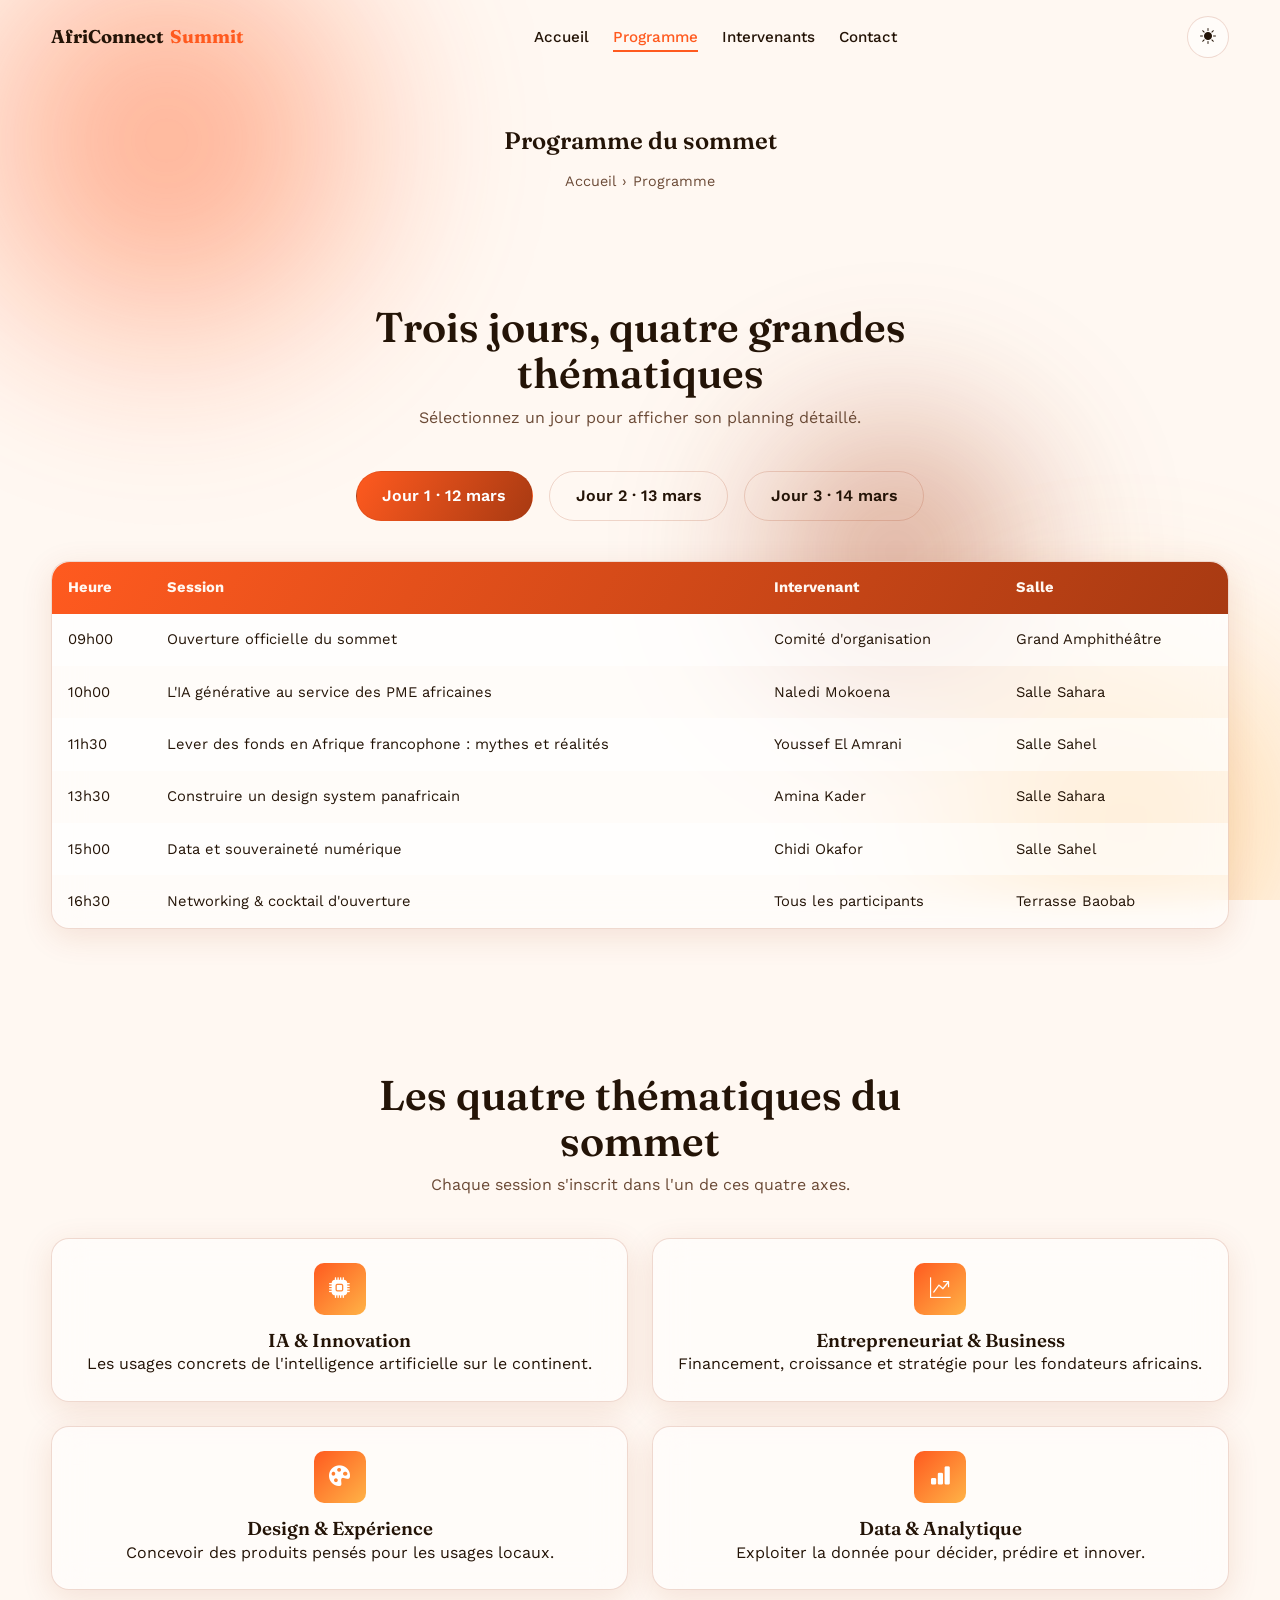
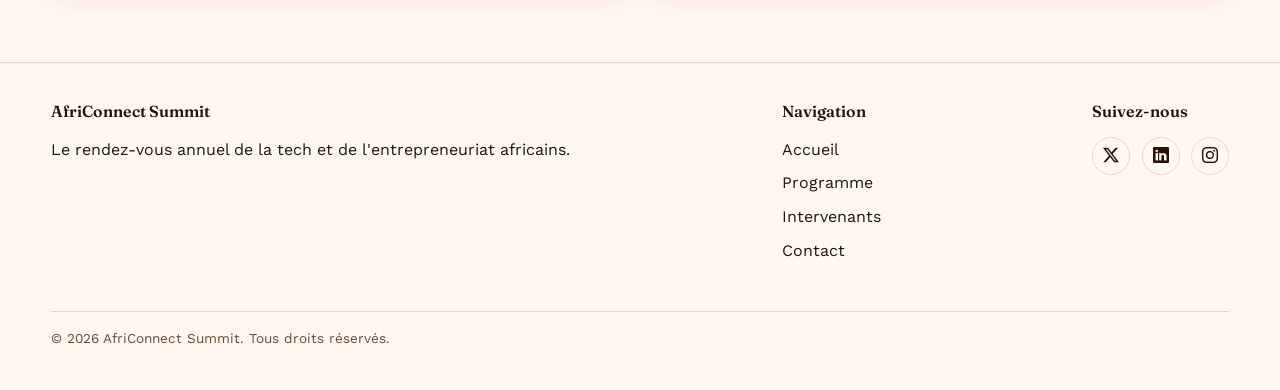
<file: programme.html>
<!doctype html>
<html lang="fr">
  <head>
    <meta charset="UTF-8" />
    <meta name="viewport" content="width=device-width, initial-scale=1.0" />
    <title>Programme — AfriConnect Summit 2026</title>
    <meta
      name="description"
      content="Découvrez le programme complet des trois jours d'AfriConnect Summit : sessions, intervenants et salles."
    />

    <link rel="preconnect" href="https://fonts.googleapis.com" />
    <link rel="preconnect" href="https://fonts.gstatic.com" crossorigin />
    <link
      href="https://fonts.googleapis.com/css2?family=Fraunces:opsz,wght@9..144,400;9..144,500;9..144,600;9..144,700&family=Work+Sans:wght@400;500;600&display=swap"
      rel="stylesheet"
    />
    <link
      rel="stylesheet"
      href="https://cdn.jsdelivr.net/npm/bootstrap-icons@1.11.3/font/bootstrap-icons.css"
    />
    <link rel="stylesheet" href="css/style.css" />
  </head>
  <body>
    <div class="nappe-liquide" aria-hidden="true"><span></span></div>

    <header>
      <nav class="barre-nav">
        <div class="conteneur">
          <a href="index.html" class="logo-nav"
            >AfriConnect<span class="accent">Summit</span></a
          >
          <ul class="liens-nav">
            <li><a href="index.html">Accueil</a></li>
            <li><a href="programme.html" class="actif">Programme</a></li>
            <li><a href="intervenants.html">Intervenants</a></li>
            <li><a href="contact.html">Contact</a></li>
          </ul>
          <div class="outils-nav">
            <button
              type="button"
              class="bascule-theme"
              aria-label="Changer de thème clair ou sombre"
            >
              <i class="bi bi-sun-fill icone-soleil" aria-hidden="true"></i>
              <i
                class="bi bi-moon-stars-fill icone-lune"
                aria-hidden="true"
              ></i>
            </button>
            <button
              type="button"
              class="bouton-hamburger"
              aria-label="Ouvrir le menu de navigation"
            >
              <span></span><span></span><span></span>
            </button>
          </div>
        </div>
      </nav>
    </header>

    <main>
      <section class="heros-interne">
        <div class="conteneur">
          <h1>Programme du sommet</h1>
          <p class="fil-ariane">
            <a href="index.html">Accueil</a
            ><span class="separateur">&rsaquo;</span>Programme
          </p>
        </div>
      </section>

      <!-- ============================ ONGLETS 3 JOURS ============================ -->
      <section aria-labelledby="titre-programme">
        <div class="conteneur">
          <div class="entete-section reveler">
            <h2 id="titre-programme">
              Trois jours, quatre grandes thématiques
            </h2>
            <p>Sélectionnez un jour pour afficher son planning détaillé.</p>
          </div>

          <div
            class="onglets-jours"
            role="tablist"
            aria-label="Jours du programme"
          >
            <button
              type="button"
              class="onglet actif"
              data-jour="jour1"
              aria-selected="true"
              role="tab"
              id="tab-jour1"
              aria-controls="panel-jour1"
            >
              Jour 1 · 12 mars
            </button>
            <button
              type="button"
              class="onglet"
              data-jour="jour2"
              role="tab"
              id="tab-jour2"
              aria-selected="false"
              aria-controls="panel-jour2"
            >
              Jour 2 · 13 mars
            </button>
            <button
              type="button"
              class="onglet"
              data-jour="jour3"
              role="tab"
              id="tab-jour3"
              aria-selected="false"
              aria-controls="panel-jour3"
            >
              Jour 3 · 14 mars
            </button>
          </div>

          <!-- Planning Jour 1 -->
          <div
            class="panneau-jour actif verre"
            data-jour="jour1"
            role="tabpanel"
            id="panel-jour1"
            aria-labelledby="tab-jour1"
            tabindex="0"
          >
            <table class="table-programme">
              <thead>
                <tr>
                  <th scope="col">Heure</th>
                  <th scope="col">Session</th>
                  <th scope="col">Intervenant</th>
                  <th scope="col">Salle</th>
                </tr>
              </thead>
              <tbody>
                <tr>
                  <td>09h00</td>
                  <td>Ouverture officielle du sommet</td>
                  <td>Comité d'organisation</td>
                  <td>Grand Amphithéâtre</td>
                </tr>
                <tr>
                  <td>10h00</td>
                  <td>L'IA générative au service des PME africaines</td>
                  <td>Naledi Mokoena</td>
                  <td>Salle Sahara</td>
                </tr>
                <tr>
                  <td>11h30</td>
                  <td>
                    Lever des fonds en Afrique francophone : mythes et réalités
                  </td>
                  <td>Youssef El Amrani</td>
                  <td>Salle Sahel</td>
                </tr>
                <tr>
                  <td>13h30</td>
                  <td>Construire un design system panafricain</td>
                  <td>Amina Kader</td>
                  <td>Salle Sahara</td>
                </tr>
                <tr>
                  <td>15h00</td>
                  <td>Data et souveraineté numérique</td>
                  <td>Chidi Okafor</td>
                  <td>Salle Sahel</td>
                </tr>
                <tr>
                  <td>16h30</td>
                  <td>Networking &amp; cocktail d'ouverture</td>
                  <td>Tous les participants</td>
                  <td>Terrasse Baobab</td>
                </tr>
              </tbody>
            </table>
          </div>

          <!-- Planning Jour 2 -->
          <div
            class="panneau-jour verre"
            data-jour="jour2"
            role="tabpanel"
            id="panel-jour2"
            aria-labelledby="tab-jour2"
            tabindex="0"
          >
            <table class="table-programme">
              <thead>
                <tr>
                  <th scope="col">Heure</th>
                  <th scope="col">Session</th>
                  <th scope="col">Intervenant</th>
                  <th scope="col">Salle</th>
                </tr>
              </thead>
              <tbody>
                <tr>
                  <td>09h00</td>
                  <td>
                    Cloud et infrastructures : bâtir pour l'échelle africaine
                  </td>
                  <td>Kwame Mensah</td>
                  <td>Salle Sahara</td>
                </tr>
                <tr>
                  <td>10h30</td>
                  <td>
                    De l'idée au produit : retours d'expérience fondateurs
                  </td>
                  <td>Fatou Cissé</td>
                  <td>Salle Sahel</td>
                </tr>
                <tr>
                  <td>12h00</td>
                  <td>Éthique de l'intelligence artificielle</td>
                  <td>Naledi Mokoena</td>
                  <td>Grand Amphithéâtre</td>
                </tr>
                <tr>
                  <td>14h00</td>
                  <td>Atelier : pitch investisseurs</td>
                  <td>Youssef El Amrani</td>
                  <td>Salle Sahel</td>
                </tr>
                <tr>
                  <td>15h30</td>
                  <td>Data storytelling pour décideurs</td>
                  <td>Jean-Baptiste Nguema</td>
                  <td>Salle Sahara</td>
                </tr>
                <tr>
                  <td>17h00</td>
                  <td>Table ronde : femmes tech en Afrique</td>
                  <td>Amina Kader &amp; Grace Uwimana</td>
                  <td>Grand Amphithéâtre</td>
                </tr>
              </tbody>
            </table>
          </div>

          <!-- Planning Jour 3 -->
          <div
            class="panneau-jour verre"
            data-jour="jour3"
            role="tabpanel"
            id="panel-jour3"
            aria-labelledby="tab-jour3"
            tabindex="0"
          >
            <table class="table-programme">
              <thead>
                <tr>
                  <th scope="col">Heure</th>
                  <th scope="col">Session</th>
                  <th scope="col">Intervenant</th>
                  <th scope="col">Salle</th>
                </tr>
              </thead>
              <tbody>
                <tr>
                  <td>09h00</td>
                  <td>Systèmes de design à grande échelle</td>
                  <td>Grace Uwimana</td>
                  <td>Salle Sahara</td>
                </tr>
                <tr>
                  <td>10h30</td>
                  <td>Construire une marque tech panafricaine</td>
                  <td>Aïssatou Diallo</td>
                  <td>Salle Sahel</td>
                </tr>
                <tr>
                  <td>12h00</td>
                  <td>Data science appliquée à l'agriculture</td>
                  <td>Chidi Okafor</td>
                  <td>Grand Amphithéâtre</td>
                </tr>
                <tr>
                  <td>14h00</td>
                  <td>Financer sa scale-up en devises locales</td>
                  <td>Youssef El Amrani</td>
                  <td>Salle Sahel</td>
                </tr>
                <tr>
                  <td>15h30</td>
                  <td>Recrutement tech : bonnes pratiques</td>
                  <td>Kwame Mensah</td>
                  <td>Salle Sahara</td>
                </tr>
                <tr>
                  <td>17h00</td>
                  <td>Clôture et remise des prix Startups</td>
                  <td>Comité d'organisation</td>
                  <td>Grand Amphithéâtre</td>
                </tr>
              </tbody>
            </table>
          </div>
        </div>
      </section>

      <!-- ============================ THÉMATIQUES ============================ -->
      <section aria-labelledby="titre-thematiques">
        <div class="conteneur">
          <div class="entete-section reveler">
            <h2 id="titre-thematiques">Les quatre thématiques du sommet</h2>
            <p>Chaque session s'inscrit dans l'un de ces quatre axes.</p>
          </div>

          <div class="grille-thematiques">
            <article class="carte-thematique verre reveler">
              <div class="icone-argument">
                <i class="bi bi-cpu-fill" aria-hidden="true"></i>
              </div>
              <h3>IA &amp; Innovation</h3>
              <p>
                Les usages concrets de l'intelligence artificielle sur le
                continent.
              </p>
            </article>
            <article class="carte-thematique verre reveler">
              <div class="icone-argument">
                <i class="bi bi-graph-up-arrow" aria-hidden="true"></i>
              </div>
              <h3>Entrepreneuriat &amp; Business</h3>
              <p>
                Financement, croissance et stratégie pour les fondateurs
                africains.
              </p>
            </article>
            <article class="carte-thematique verre reveler">
              <div class="icone-argument">
                <i class="bi bi-palette-fill" aria-hidden="true"></i>
              </div>
              <h3>Design &amp; Expérience</h3>
              <p>Concevoir des produits pensés pour les usages locaux.</p>
            </article>
            <article class="carte-thematique verre reveler">
              <div class="icone-argument">
                <i class="bi bi-bar-chart-fill" aria-hidden="true"></i>
              </div>
              <h3>Data &amp; Analytique</h3>
              <p>Exploiter la donnée pour décider, prédire et innover.</p>
            </article>
          </div>
        </div>
      </section>
    </main>

    <footer class="pied-page">
      <div class="conteneur">
        <div class="grille-pied">
          <div class="colonne-pied">
            <h4>AfriConnect Summit</h4>
            <p>
              Le rendez-vous annuel de la tech et de l'entrepreneuriat
              africains.
            </p>
          </div>
          <div class="colonne-pied">
            <h4>Navigation</h4>
            <ul>
              <li><a href="index.html">Accueil</a></li>
              <li><a href="programme.html">Programme</a></li>
              <li><a href="intervenants.html">Intervenants</a></li>
              <li><a href="contact.html">Contact</a></li>
            </ul>
          </div>
          <div class="colonne-pied">
            <h4>Suivez-nous</h4>
            <div class="reseaux-sociaux">
              <a href="#" aria-label="AfriConnect Summit sur X"
                ><i class="bi bi-twitter-x"></i
              ></a>
              <a href="#" aria-label="AfriConnect Summit sur LinkedIn"
                ><i class="bi bi-linkedin"></i
              ></a>
              <a href="#" aria-label="AfriConnect Summit sur Instagram"
                ><i class="bi bi-instagram"></i
              ></a>
            </div>
          </div>
        </div>
        <div class="bas-pied">
          <p>
            &copy; <span data-annee></span> AfriConnect Summit. Tous droits
            réservés.
          </p>
        </div>
      </div>
    </footer>

    <button
      type="button"
      class="bouton-haut"
      aria-label="Retour en haut de la page"
    >
      <i class="bi bi-arrow-up" aria-hidden="true"></i>
    </button>

    <script src="js/main.js"></script>
  </body>
</html>
</file>
<file: css/style.css>
/* ==========================================================================
   AFRICONNECT SUMMIT — FEUILLE DE STYLE PRINCIPALE
   Palette : braise orangée + verre liquide (glassmorphism)
   Polices : Fraunces (titres) / Work Sans (texte courant)
   Auteur : NOM Prenom — Groupe ISI — 2026
   ========================================================================== */

/* --------------------------------------------------------------------------
   1. RÉINITIALISATION LÉGÈRE
   -------------------------------------------------------------------------- */
*,
*::before,
*::after {
  box-sizing: border-box;
  margin: 0;
  padding: 0;
}

html {
  scroll-behavior: smooth;
}

img {
  max-width: 100%;
  display: block;
}

a {
  color: inherit;
  text-decoration: none;
}

ul {
  list-style: none;
}

button,
input,
select,
textarea {
  font: inherit;
  color: inherit;
  border: none;
  background: none;
}

/* --------------------------------------------------------------------------
   2. VARIABLES CSS (jeton de design) — mode clair par défaut sur :root,
      puis surcharge complète dans [data-theme="dark"].
   -------------------------------------------------------------------------- */
:root {
  /* Couleurs de marque — braise, ambre, rouille */
  --braise: #ff5a1f;
  --braise-vive: #ff7a3d;
  --ambre: #ffb347;
  --rouille: #a83a12;
  --sable: #fff3e6;

  /* Surfaces (mode clair) */
  --fond: #fff8f2;
  --fond-alt: #ffece0;
  --surface: rgba(255, 255, 255, 0.55);
  --surface-bordure: rgba(168, 58, 18, 0.18);
  --texte: #241407;
  --texte-attenue: #6b4a36;
  --ombre-verre: 0 8px 32px rgba(168, 58, 18, 0.12);

  /* Typographie */
  --police-titre: "Fraunces", Georgia, serif;
  --police-texte: "Work Sans", system-ui, sans-serif;

  /* Échelle d'espacement */
  --e-1: 0.5rem;
  --e-2: 1rem;
  --e-3: 1.5rem;
  --e-4: 2.5rem;
  --e-5: 4.5rem;

  /* Rayons & transitions */
  --rayon-s: 10px;
  --rayon-m: 18px;
  --rayon-l: 30px;
  --vitesse: 0.35s cubic-bezier(0.22, 1, 0.36, 1);
  --flou-verre: 16px;
}

[data-theme="dark"] {
  --fond: #130b07;
  --fond-alt: #1c1109;
  --surface: rgba(255, 122, 61, 0.07);
  --surface-bordure: rgba(255, 179, 71, 0.18);
  --texte: #fdece0;
  --texte-attenue: #d8b49b;
  --ombre-verre: 0 8px 40px rgba(0, 0, 0, 0.45);
}

body {
  font-family: var(--police-texte);
  background-color: var(--fond);
  color: var(--texte);
  line-height: 1.6;
  transition: background-color var(--vitesse), color var(--vitesse);
  overflow-x: hidden;
}

h1,
h2,
h3,
h4 {
  font-family: var(--police-titre);
  line-height: 1.1;
  font-weight: 600;
}

.conteneur {
  width: min(1180px, 92%);
  margin-inline: auto;
}

/* --------------------------------------------------------------------------
   3. FOND « VERRE LIQUIDE » — élément signature du site.
      Trois nappes de dégradé flou qui dérivent lentement derrière
      les panneaux vitrés, comme de la lave en fusion.
   -------------------------------------------------------------------------- */
.nappe-liquide {
  position: fixed;
  inset: 0;
  z-index: -1;
  overflow: hidden;
  pointer-events: none;
}

.nappe-liquide::before,
.nappe-liquide::after,
.nappe-liquide span {
  content: "";
  position: absolute;
  border-radius: 50%;
  filter: blur(70px);
  opacity: 0.55;
}

.nappe-liquide::before {
  width: 46vw;
  height: 46vw;
  top: -12vw;
  left: -10vw;
  background: radial-gradient(circle, var(--braise) 0%, transparent 70%);
  animation: deriver-un 22s ease-in-out infinite alternate;
}

.nappe-liquide::after {
  width: 40vw;
  height: 40vw;
  bottom: -14vw;
  right: -8vw;
  background: radial-gradient(circle, var(--ambre) 0%, transparent 70%);
  animation: deriver-deux 26s ease-in-out infinite alternate;
}

.nappe-liquide span {
  width: 30vw;
  height: 30vw;
  top: 40%;
  left: 55%;
  background: radial-gradient(circle, var(--rouille) 0%, transparent 70%);
  animation: deriver-trois 30s ease-in-out infinite alternate;
}

@keyframes deriver-un {
  to {
    transform: translate(8vw, 10vw) scale(1.15);
  }
}
@keyframes deriver-deux {
  to {
    transform: translate(-6vw, -8vw) scale(1.1);
  }
}
@keyframes deriver-trois {
  to {
    transform: translate(-10vw, 6vw) scale(0.9);
  }
}

@media (prefers-reduced-motion: reduce) {
  .nappe-liquide::before,
  .nappe-liquide::after,
  .nappe-liquide span {
    animation: none;
  }
}

/* Carte vitrée réutilisable */
.verre {
  background: var(--surface);
  border: 1px solid var(--surface-bordure);
  backdrop-filter: blur(var(--flou-verre));
  -webkit-backdrop-filter: blur(var(--flou-verre));
  border-radius: var(--rayon-m);
  box-shadow: var(--ombre-verre);
}

/* --------------------------------------------------------------------------
   4. NAVIGATION
   -------------------------------------------------------------------------- */
.barre-nav {
  position: fixed;
  top: 0;
  left: 0;
  right: 0;
  z-index: 100;
  padding: var(--e-2) 0;
  transition: background-color var(--vitesse), box-shadow var(--vitesse), padding var(--vitesse);
}

.barre-nav.au-scroll {
  background: var(--surface);
  backdrop-filter: blur(var(--flou-verre));
  -webkit-backdrop-filter: blur(var(--flou-verre));
  box-shadow: var(--ombre-verre);
  padding: 0.6rem 0;
  border-bottom: 1px solid var(--surface-bordure);
}

.barre-nav .conteneur {
  display: flex;
  align-items: center;
  justify-content: space-between;
}

.logo-nav {
  font-family: var(--police-titre);
  font-size: 1.15rem;
  font-weight: 700;
  display: flex;
  align-items: baseline;
  gap: 0.35rem;
}

.logo-nav .accent {
  color: var(--braise);
}

.liens-nav {
  display: flex;
  gap: var(--e-3);
  align-items: center;
}

.liens-nav a {
  position: relative;
  font-size: 0.95rem;
  font-weight: 500;
  padding-block: 0.25rem;
}

.liens-nav a::after {
  content: "";
  position: absolute;
  left: 0;
  bottom: -2px;
  width: 0;
  height: 2px;
  background: var(--braise);
  transition: width var(--vitesse);
}

.liens-nav a:hover::after,
.liens-nav a.actif::after {
  width: 100%;
}

.liens-nav a.actif {
  color: var(--braise);
}

.outils-nav {
  display: flex;
  align-items: center;
  gap: var(--e-2);
}

.bascule-theme {
  width: 42px;
  height: 42px;
  border-radius: 50%;
  display: grid;
  place-items: center;
  cursor: pointer;
  border: 1px solid var(--surface-bordure);
  background: var(--surface);
  transition: transform var(--vitesse);
}

.bascule-theme:hover {
  transform: rotate(20deg);
}

.icone-lune {
  display: none;
}
[data-theme="dark"] .icone-soleil {
  display: none;
}
[data-theme="dark"] .icone-lune {
  display: inline;
}

.bouton-hamburger {
  display: none;
  flex-direction: column;
  gap: 5px;
  width: 30px;
  cursor: pointer;
}

.bouton-hamburger span {
  height: 2px;
  background: var(--texte);
  border-radius: 2px;
  transition: transform var(--vitesse), opacity var(--vitesse);
}

.bouton-hamburger.ouvert span:nth-child(1) {
  transform: translateY(7px) rotate(45deg);
}
.bouton-hamburger.ouvert span:nth-child(2) {
  opacity: 0;
}
.bouton-hamburger.ouvert span:nth-child(3) {
  transform: translateY(-7px) rotate(-45deg);
}

/* --------------------------------------------------------------------------
   5. HÉROS — PAGE D'ACCUEIL
   -------------------------------------------------------------------------- */
.heros {
  min-height: 100vh;
  display: flex;
  flex-direction: column;
  align-items: center;
  justify-content: center;
  text-align: center;
  padding-top: 6rem;
  position: relative;
}

.eyebrow {
  font-size: 0.85rem;
  letter-spacing: 0.14em;
  text-transform: uppercase;
  color: var(--braise);
  font-weight: 600;
  margin-bottom: var(--e-2);
}

.titre-heros {
  font-size: clamp(2.6rem, 6vw, 5rem);
  max-width: 16ch;
  margin-inline: auto; /* corrige le décalage à gauche : centre le bloc, pas seulement le texte dedans */
  background: linear-gradient(120deg, var(--texte) 40%, var(--braise) 100%);
  -webkit-background-clip: text;
  background-clip: text;
  color: transparent;
}

.sous-titre-heros {
  margin-top: var(--e-3);
  margin-inline: auto;
  font-size: 1.15rem;
  color: var(--texte-attenue);
  max-width: 46ch;
}

.cta-heros {
  margin-top: var(--e-4);
  display: flex;
  gap: var(--e-2);
  flex-wrap: wrap;
  justify-content: center;
}

.bouton {
  display: inline-flex;
  align-items: center;
  gap: 0.5rem;
  padding: 0.9rem 1.8rem;
  border-radius: var(--rayon-l);
  font-weight: 600;
  cursor: pointer;
  transition: transform var(--vitesse), box-shadow var(--vitesse);
}

.bouton-plein {
  background: linear-gradient(120deg, var(--braise), var(--rouille));
  color: #fff8f2;
  box-shadow: 0 10px 24px rgba(255, 90, 31, 0.35);
}

.bouton-fantome {
  border: 1px solid var(--surface-bordure);
  background: var(--surface);
  backdrop-filter: blur(var(--flou-verre));
}

.bouton:hover {
  transform: translateY(-3px);
}

/* Compte à rebours */
.compte-rebours {
  margin-top: var(--e-5);
  display: flex;
  gap: var(--e-2);
}

.unite-temps {
  padding: var(--e-2) var(--e-3);
  min-width: 84px;
  text-align: center;
}

.unite-temps strong {
  display: block;
  font-family: var(--police-titre);
  font-size: 2rem;
  color: var(--braise);
}

.unite-temps span {
  font-size: 0.75rem;
  text-transform: uppercase;
  letter-spacing: 0.08em;
  color: var(--texte-attenue);
}

/* --------------------------------------------------------------------------
   6. SECTIONS GÉNÉRIQUES
   -------------------------------------------------------------------------- */
section {
  padding-block: var(--e-5);
}

.entete-section {
  text-align: center;
  max-width: 60ch;
  margin-inline: auto;
  margin-bottom: var(--e-4);
}

.entete-section h2 {
  font-size: clamp(1.9rem, 3.5vw, 2.6rem);
}

.entete-section p {
  color: var(--texte-attenue);
  margin-top: var(--e-1);
}

/* Révélation au scroll (IntersectionObserver ajoute .visible) */
.reveler {
  opacity: 0;
  transform: translateY(28px);
  transition: opacity 0.8s ease, transform 0.8s ease;
}
.reveler.visible {
  opacity: 1;
  transform: translateY(0);
}
.reveler.zoom {
  transform: scale(0.9);
}
.reveler.zoom.visible {
  transform: scale(1);
}
.reveler.glisser-gauche {
  transform: translateX(-40px);
}
.reveler.glisser-gauche.visible {
  transform: translateX(0);
}

/* Chiffres clés — CSS Grid */
.grille-stats {
  display: grid;
  grid-template-columns: repeat(4, 1fr);
  gap: var(--e-3);
}

.carte-stat {
  padding: var(--e-4) var(--e-2);
  text-align: center;
}

.carte-stat strong {
  font-family: var(--police-titre);
  font-size: clamp(2rem, 4vw, 2.8rem);
  color: var(--braise);
  display: block;
}

.carte-stat span {
  color: var(--texte-attenue);
  font-size: 0.95rem;
}

/* Pourquoi participer — Flexbox */
.rangee-arguments {
  display: flex;
  gap: var(--e-3);
  flex-wrap: wrap;
}

.carte-argument {
  flex: 1 1 260px;
  padding: var(--e-3);
  transition: transform var(--vitesse);
}

.carte-argument:hover {
  transform: translateY(-6px);
}

.icone-argument {
  width: 52px;
  height: 52px;
  border-radius: var(--rayon-s);
  display: grid;
  place-items: center;
  background: linear-gradient(135deg, var(--braise), var(--ambre));
  color: #fff;
  font-size: 1.3rem;
  margin-bottom: var(--e-2);
}

.carte-argument h3 {
  font-size: 1.15rem;
  margin-bottom: 0.4rem;
}

.carte-argument p {
  color: var(--texte-attenue);
  font-size: 0.95rem;
}

/* Intervenants vedettes / grille — CSS Grid */
.grille-intervenants {
  display: grid;
  grid-template-columns: repeat(4, 1fr);
  gap: var(--e-3);
}

.grille-intervenants.neuf {
  grid-template-columns: repeat(3, 1fr);
}

.carte-intervenant {
  overflow: hidden;
  text-align: center;
  padding-bottom: var(--e-3);
  transition: transform var(--vitesse), box-shadow var(--vitesse);
}

.carte-intervenant:hover {
  transform: translateY(-8px);
  box-shadow: 0 16px 40px rgba(168, 58, 18, 0.22);
}

.avatar-intervenant {
  width: 100%;
  aspect-ratio: 1 / 1;
  display: grid;
  place-items: center;
  font-family: var(--police-titre);
  font-size: 2.2rem;
  font-weight: 700;
  color: #fff8f2;
  object-fit: cover; /* si l'élément est une <img>, la photo remplit le carré sans se déformer */
}

/* Dégradés d'avatars — un par intervenant, aucun style inline dans le HTML */
.avatar-1 { background: linear-gradient(135deg, #ff5a1f, #a83a12); }
.avatar-2 { background: linear-gradient(135deg, #ffb347, #ff5a1f); }
.avatar-3 { background: linear-gradient(145deg, #c1440e, #ffb347); }
.avatar-4 { background: linear-gradient(135deg, #a83a12, #ffb347); }
.avatar-5 { background: linear-gradient(125deg, #ff7a3d, #a83a12); }
.avatar-6 { background: linear-gradient(135deg, #ffb347, #c1440e); }
.avatar-7 { background: linear-gradient(145deg, #ffb347, #a83a12); }
.avatar-8 { background: linear-gradient(135deg, #a83a12, #ff5a1f); }
.avatar-9 { background: linear-gradient(125deg, #ff5a1f, #ffb347); }

.carte-intervenant h3 {
  margin-top: var(--e-2);
  font-size: 1.05rem;
}

.carte-intervenant .fonction {
  font-size: 0.85rem;
  color: var(--texte-attenue);
}

.carte-intervenant .pays {
  font-size: 0.8rem;
  color: var(--braise);
  font-weight: 600;
  margin-top: 0.3rem;
}

.carte-intervenant .tag-theme {
  display: inline-block;
  margin-top: 0.5rem;
  font-size: 0.7rem;
  padding: 0.2rem 0.6rem;
  border-radius: 999px;
  border: 1px solid var(--surface-bordure);
  color: var(--texte-attenue);
}

.centrer-bouton {
  text-align: center;
  margin-top: var(--e-4);
}

/* Sponsors — Flexbox, tailles différenciées */
.rangees-sponsors {
  display: flex;
  flex-direction: column;
  gap: var(--e-3);
}

.niveau-sponsor {
  display: flex;
  gap: var(--e-3);
  justify-content: center;
  flex-wrap: wrap;
}

.puce-sponsor {
  display: grid;
  place-items: center;
  font-family: var(--police-titre);
  font-weight: 700;
  color: var(--texte-attenue);
}

.niveau-or .puce-sponsor {
  width: 170px;
  height: 90px;
  font-size: 1.1rem;
  border: 1px solid var(--ambre);
}

.niveau-argent .puce-sponsor {
  width: 130px;
  height: 70px;
  font-size: 0.95rem;
}

.niveau-bronze .puce-sponsor {
  width: 100px;
  height: 56px;
  font-size: 0.8rem;
}

/* --------------------------------------------------------------------------
   7. PIED DE PAGE
   -------------------------------------------------------------------------- */
.pied-page {
  padding-block: var(--e-4);
  border-top: 1px solid var(--surface-bordure);
}

.grille-pied {
  display: flex;
  justify-content: space-between;
  gap: var(--e-3);
  flex-wrap: wrap;
}

.colonne-pied h4 {
  margin-bottom: var(--e-2);
  font-size: 1rem;
}

.colonne-pied ul li {
  margin-bottom: 0.5rem;
}

.colonne-pied a:hover {
  color: var(--braise);
}

.reseaux-sociaux {
  display: flex;
  gap: 0.7rem;
}

.reseaux-sociaux a {
  width: 38px;
  height: 38px;
  border-radius: 50%;
  display: grid;
  place-items: center;
  border: 1px solid var(--surface-bordure);
  transition: background var(--vitesse), transform var(--vitesse);
}

.reseaux-sociaux a:hover {
  background: var(--braise);
  color: #fff;
  transform: translateY(-3px);
}

.bas-pied {
  margin-top: var(--e-4);
  padding-top: var(--e-2);
  border-top: 1px solid var(--surface-bordure);
  display: flex;
  justify-content: space-between;
  align-items: center;
  flex-wrap: wrap;
  gap: var(--e-2);
  font-size: 0.85rem;
  color: var(--texte-attenue);
}

.bouton-haut {
  position: fixed;
  right: var(--e-3);
  bottom: var(--e-3);
  width: 48px;
  height: 48px;
  border-radius: 50%;
  display: grid;
  place-items: center;
  background: var(--braise);
  color: #fff;
  cursor: pointer;
  opacity: 0;
  pointer-events: none;
  transform: translateY(20px);
  transition: opacity var(--vitesse), transform var(--vitesse);
  z-index: 90;
}

.bouton-haut.visible {
  opacity: 1;
  pointer-events: auto;
  transform: translateY(0);
}

/* --------------------------------------------------------------------------
   8. PAGES INTERNES — HÉROS BANNIÈRE + FIL D'ARIANE
   -------------------------------------------------------------------------- */
.heros-interne {
  padding-top: 8rem;
  padding-bottom: var(--e-4);
  text-align: center;
}

.fil-ariane {
  margin-top: var(--e-2);
  font-size: 0.9rem;
  color: var(--texte-attenue);
}

.fil-ariane a:hover {
  color: var(--braise);
}

.fil-ariane .separateur {
  margin-inline: 0.4rem;
}

/* --------------------------------------------------------------------------
   9. PROGRAMME — ONGLETS + TABLEAU
   -------------------------------------------------------------------------- */
.onglets-jours {
  display: flex;
  justify-content: center;
  gap: var(--e-2);
  margin-bottom: var(--e-4);
  flex-wrap: wrap;
}

.onglet {
  padding: 0.7rem 1.6rem;
  border-radius: var(--rayon-l);
  cursor: pointer;
  font-weight: 600;
  border: 1px solid var(--surface-bordure);
}

.onglet.actif {
  background: linear-gradient(120deg, var(--braise), var(--rouille));
  color: #fff;
}

.panneau-jour {
  display: none;
}

.panneau-jour.actif {
  display: block;
}

.table-programme {
  width: 100%;
  border-collapse: collapse;
  overflow: hidden;
  border-radius: var(--rayon-m);
}

.table-programme th,
.table-programme td {
  padding: 0.9rem 1rem;
  text-align: left;
  font-size: 0.92rem;
}

.table-programme thead {
  background: linear-gradient(120deg, var(--braise), var(--rouille));
  color: #fff8f2;
}

.table-programme tbody tr:nth-child(odd) {
  background: var(--surface);
}

.table-programme tbody tr:hover {
  background: var(--fond-alt);
}

/* Thématiques — Grid 2x2 */
.grille-thematiques {
  display: grid;
  grid-template-columns: repeat(2, 1fr);
  gap: var(--e-3);
}

.carte-thematique {
  padding: var(--e-3);
}

.carte-thematique .icone-argument {
  margin-inline: auto;
}

.carte-thematique {
  text-align: center;
}

/* --------------------------------------------------------------------------
   10. INTERVENANTS — FILTRAGE
   -------------------------------------------------------------------------- */
.filtres-intervenants {
  display: flex;
  justify-content: center;
  gap: 0.6rem;
  flex-wrap: wrap;
  margin-bottom: var(--e-4);
}

.filtre {
  padding: 0.55rem 1.2rem;
  border-radius: var(--rayon-l);
  border: 1px solid var(--surface-bordure);
  font-size: 0.9rem;
  cursor: pointer;
}

.filtre.actif {
  background: var(--braise);
  color: #fff;
  border-color: var(--braise);
}

.carte-intervenant.masquee {
  display: none;
}

/* --------------------------------------------------------------------------
   11. CONTACT — FORMULAIRE + FAQ + CARTE
   -------------------------------------------------------------------------- */
.disposition-contact {
  display: flex;
  gap: var(--e-4);
  align-items: flex-start;
  flex-wrap: wrap;
}

.colonne-formulaire {
  flex: 1 1 420px;
  padding: var(--e-4);
}

.colonne-infos {
  flex: 1 1 300px;
  padding: var(--e-4);
}

.groupe-champ {
  margin-bottom: var(--e-3);
}

.groupe-champ label {
  display: block;
  margin-bottom: 0.35rem;
  font-weight: 600;
  font-size: 0.9rem;
}

.groupe-champ input,
.groupe-champ select,
.groupe-champ textarea {
  width: 100%;
  padding: 0.8rem 1rem;
  border-radius: var(--rayon-s);
  border: 1px solid var(--surface-bordure);
  background: var(--surface);
  transition: border-color var(--vitesse);
}

.groupe-champ input:focus,
.groupe-champ select:focus,
.groupe-champ textarea:focus {
  outline: none;
  border-color: var(--braise);
}

.groupe-champ.erreur input,
.groupe-champ.erreur select,
.groupe-champ.erreur textarea {
  border-color: #d1483a;
}

.groupe-champ.valide input,
.groupe-champ.valide select,
.groupe-champ.valide textarea {
  border-color: #4a9b6e;
}

.message-erreur {
  display: none;
  color: #d1483a;
  font-size: 0.8rem;
  margin-top: 0.3rem;
}

.groupe-champ.erreur .message-erreur {
  display: block;
}

.message-succes {
  display: none;
  margin-top: var(--e-2);
  padding: var(--e-2);
  border-radius: var(--rayon-s);
  background: rgba(74, 155, 110, 0.15);
  border: 1px solid #4a9b6e;
  color: #2e7a4f;
}

[data-theme="dark"] .message-succes {
  color: #8fd6ab;
}

.message-succes.visible {
  display: block;
}

.liste-infos li {
  margin-bottom: var(--e-2);
  display: flex;
  gap: 0.6rem;
}

/* FAQ en accordéon CSS pur */
.accordeon-faq {
  max-width: 780px;
  margin-inline: auto;
  display: flex;
  flex-direction: column;
  gap: var(--e-2);
}

.item-faq {
  overflow: hidden;
  padding: 0;
}

.item-faq input {
  display: none;
}

.entete-faq {
  display: block;
  padding: var(--e-2) var(--e-3);
  cursor: pointer;
  font-weight: 600;
  display: flex;
  justify-content: space-between;
  align-items: center;
}

.entete-faq::after {
  content: "+";
  font-size: 1.3rem;
  color: var(--braise);
  transition: transform var(--vitesse);
}

.item-faq input:checked ~ .entete-faq::after {
  transform: rotate(45deg);
}

.corps-faq {
  max-height: 0;
  overflow: hidden;
  transition: max-height var(--vitesse), padding var(--vitesse);
  padding: 0 var(--e-3);
  color: var(--texte-attenue);
  font-size: 0.92rem;
}

.item-faq input:checked ~ .corps-faq {
  max-height: 220px;
  padding: 0 var(--e-3) var(--e-3);
}

.carte-maps {
  margin-top: var(--e-4);
  overflow: hidden;
  padding: var(--e-1);
}

.carte-maps iframe {
  width: 100%;
  height: 340px;
  border: 0;
  border-radius: var(--rayon-m);
}

/* --------------------------------------------------------------------------
   12. RESPONSIVE — MOBILE (375px) / TABLETTE (768px) / DESKTOP (1200px+)
   -------------------------------------------------------------------------- */
@media (max-width: 992px) {
  .grille-stats {
    grid-template-columns: repeat(2, 1fr);
  }
  .grille-intervenants {
    grid-template-columns: repeat(2, 1fr);
  }
  .grille-intervenants.neuf {
    grid-template-columns: repeat(2, 1fr);
  }
}

@media (max-width: 768px) {
  .liens-nav {
    position: fixed;
    top: 68px;
    right: 0;
    left: 0;
    flex-direction: column;
    padding: var(--e-3);
    background: var(--fond);
    border-bottom: 1px solid var(--surface-bordure);
    transform: translateY(-140%);
    transition: transform var(--vitesse);
  }

  .liens-nav.ouvert {
    transform: translateY(0);
  }

  .bouton-hamburger {
    display: flex;
  }

  .grille-thematiques {
    grid-template-columns: 1fr;
  }

  .disposition-contact {
    flex-direction: column;
  }
}

@media (max-width: 480px) {
  .grille-stats {
    grid-template-columns: 1fr 1fr;
  }
  .grille-intervenants,
  .grille-intervenants.neuf {
    grid-template-columns: 1fr;
  }
  .compte-rebours {
    gap: 0.6rem;
  }
  .unite-temps {
    min-width: 64px;
    padding: 0.8rem;
  }
  .rangee-arguments {
    flex-direction: column;
  }
}
</file>
